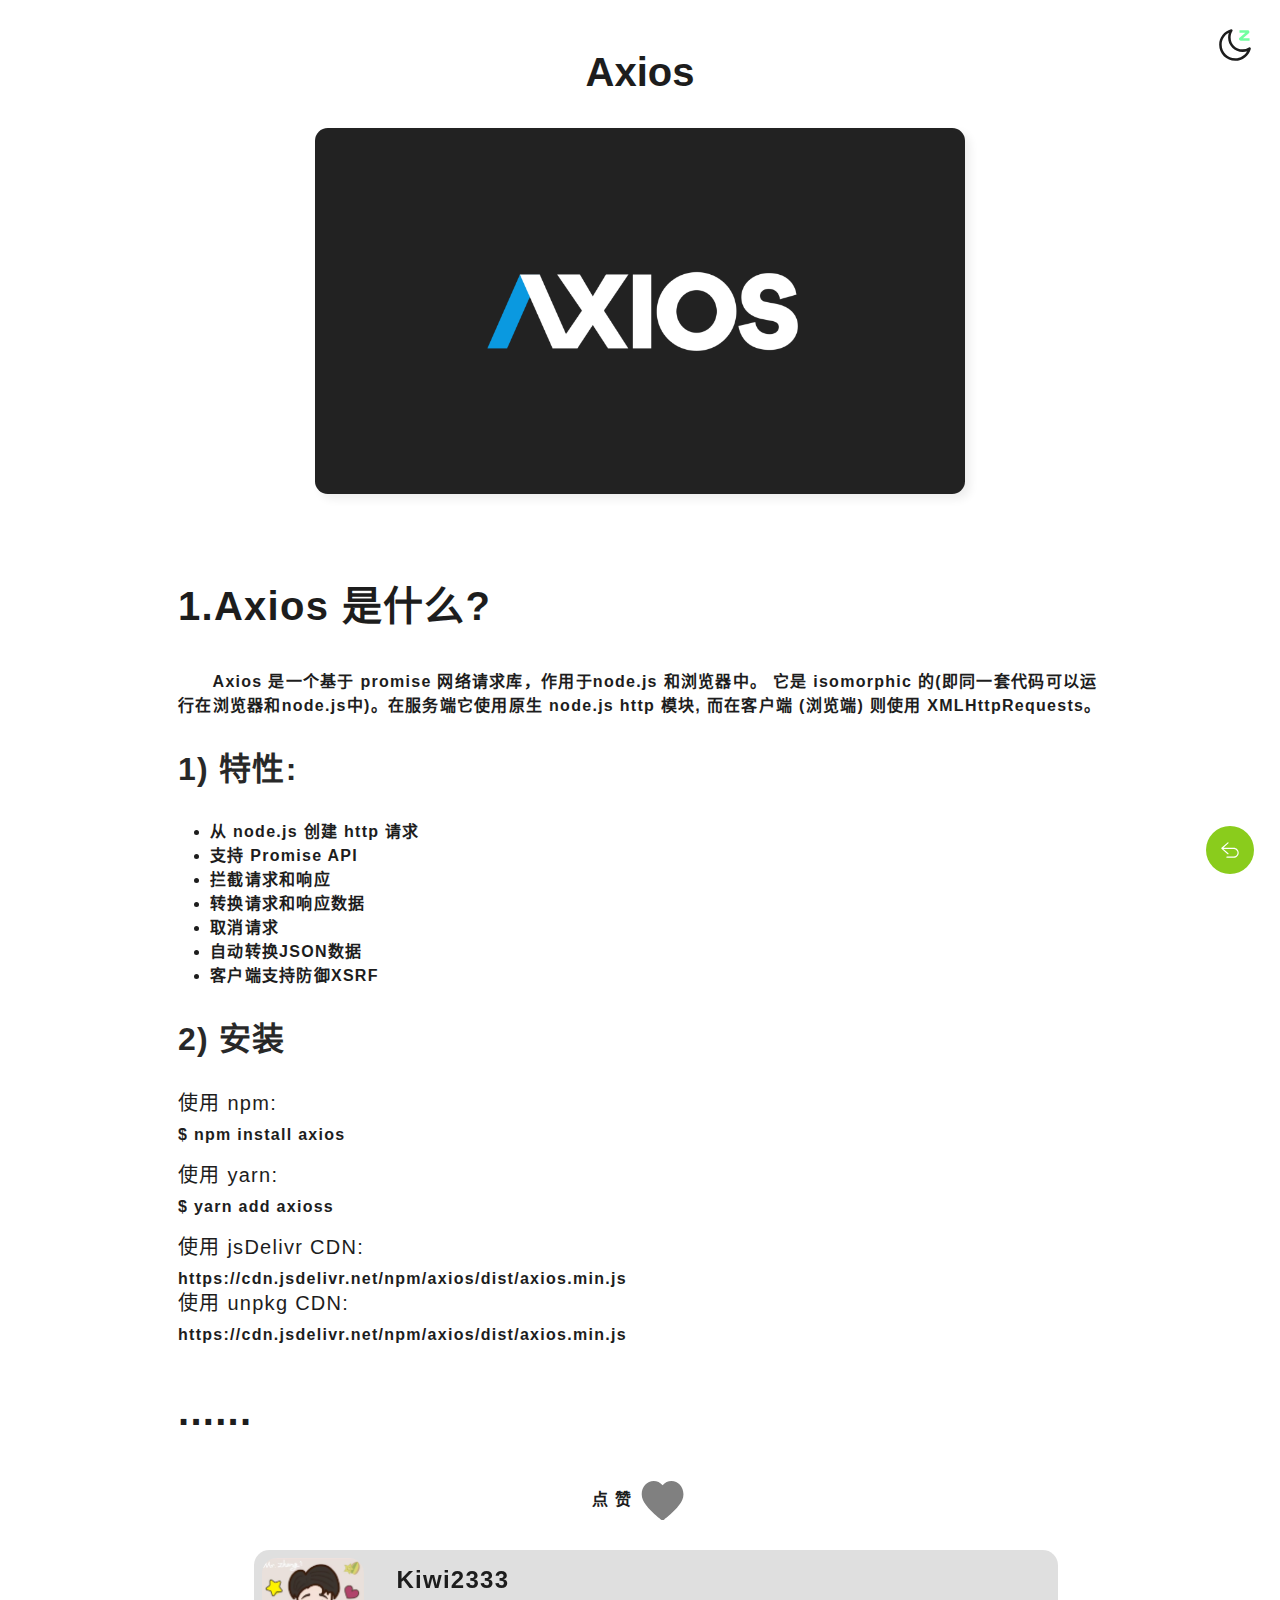
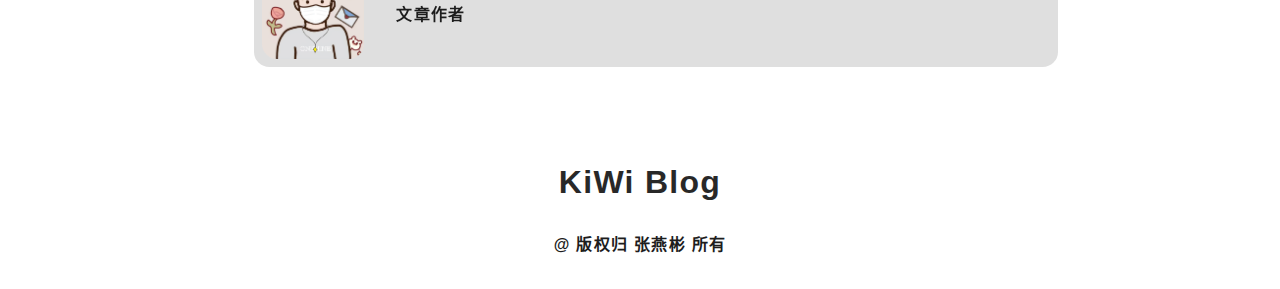
<file: src/aticledetail2.html>
<!doctype html>
<html lang="zh-CN">

<head>
    <meta charset="utf-8">
    <meta name="viewport" content="width=device-width, initial-scale=1">
    <title>KIWI 博客</title>
    <link rel="icon" href="../public/image/icon/favicon.ico" type="image/x-icon">
    <!-- Bootstrap5 CSS  -->
    <link href="https://cdn.jsdelivr.net/npm/bootstrap@5.1.3/dist/css/bootstrap.min.css" rel="stylesheet">
    <link rel="stylesheet" href="../public/css/animate.min.css">
    <!-- css -->
    <link rel="stylesheet" href="../public/css/default.css">
    <link rel="stylesheet" href="../public/css/aticledetail.css">
</head>

<body>
    <div class="container">

        <!-- 返回按钮 -->
        <div class="flex-center-center animate__zoomIn backOut">
            <svg t="1671108264419" class="icon" viewBox="0 0 1024 1024" version="1.1" xmlns="http://www.w3.org/2000/svg"
                p-id="2681" width="20" height="20">
                <path
                    d="M700.371228 394.525472 174.028569 394.525472l255.952416-227.506551c12.389168-11.011798 13.505595-29.980825 2.492774-42.369993-11.011798-12.386098-29.977755-13.506619-42.367947-2.492774L76.425623 400.975371c-6.960529 5.496178-11.434423 14.003945-11.434423 23.561625 0 0.013303 0.001023 0.026606 0.001023 0.039909 0 0.01228-0.001023 0.025583-0.001023 0.037862 0 0.473791 0.01535 0.946558 0.037862 1.418302 0.001023 0.016373 0.001023 0.032746 0.001023 0.049119 0.39295 8.030907 3.992941 15.595186 10.034541 20.962427l315.040163 280.028764c5.717212 5.083785 12.83533 7.580652 19.925818 7.580652 8.274454 0 16.514115-3.403516 22.442128-10.07445 11.011798-12.387122 9.896394-31.357172-2.492774-42.367947l-256.128425-227.665163 526.518668 0c109.219517 0 198.075241 88.855724 198.075241 198.075241s-88.855724 198.075241-198.075241 198.075241L354.324888 850.696955c-16.57449 0-30.011524 13.437034-30.011524 30.011524s13.437034 30.011524 30.011524 30.011524l346.046341 0c142.31631 0 258.098289-115.783003 258.098289-258.098289S842.686515 394.525472 700.371228 394.525472z"
                    p-id="2682"></path>
            </svg>
        </div>
        <!-- 主题按钮 -->
        <svg t="1670735991770" class="change-switch d-inline " viewBox="0 0 1024 1024" version="1.1"
            xmlns="http://www.w3.org/2000/svg" p-id="6696" width="38" height="38">
            <path
                d="M405.828267 86.528c-187.733333 50.619733-320.512 221.201067-320.512 418.321067 0 239.5648 194.218667 433.834667 433.749333 433.834666 197.256533 0 367.872-133.0688 418.423467-321.194666 8.055467-30.0032-24.8832-54.289067-51.165867-37.7344a318.856533 318.856533 0 0 1-170.632533 49.493333c-177.493333 0-321.3824-143.872-321.3824-321.2288 0-60.928 17.271467-119.364267 49.322666-170.3936 16.503467-26.299733-7.816533-59.204267-37.802666-51.114667z m-58.965334 96.256l-0.494933 1.416533a385.877333 385.877333 0 0 0-20.3264 123.818667c0 215.074133 174.455467 389.4784 389.632 389.4784l8.533333-0.085333c39.765333-0.8704 78.626133-7.816533 115.541334-20.309334l1.536-0.580266-2.5088 4.7104C775.953067 795.357867 655.0016 870.4 519.0656 870.4 317.2352 870.4 153.6 706.730667 153.6 504.849067c0-137.642667 76.868267-259.9424 193.262933-322.082134z"
                p-id="6697"></path>
            <path
                d="M898.304 147.1488a45.653333 45.653333 0 0 1-13.9776 50.653867l-156.7232 128.938666H904.533333v68.266667H664.507733a45.653333 45.653333 0 0 1-29.013333-80.896l156.757333-128.955733h-159.863466v-68.266667h222.941866c19.285333 0 36.471467 12.117333 42.973867 30.2592z"
                fill="var(--text-mark-color)" p-id="6698"></path>
        </svg>
        <!-- 标题 -->
        <div itemtype="top-title">
            <h1 class="text-center pt-5">Axios</h1>
        </div>
        <div class="contents flex-center-center flex-column">
            <div class="animatejs animate__bounceIn w-100 flex-center-center py-4 px-4 px-md-3 mb-4 top-banner ">
                <img class="img-fluid block-center" alt="Axios" src="../public/image/img/article/axios.png">
            </div>
            <!-- 内容 -->
            <div class="px-4 px-md-5 mx-md-5 article-content">
                <h1>
                    <mark1>1.Axios 是什么?</mark1>
                </h1>
                <p> &emsp;&emsp;Axios 是一个基于 promise 网络请求库，作用于node.js 和浏览器中。 它是 isomorphic
                    的(即同一套代码可以运行在浏览器和node.js中)。在服务端它使用原生
                    node.js
                    http 模块, 而在客户端 (浏览端) 则使用 XMLHttpRequests。</p>

                <h2>1) 特性:</h2>
                <ul>
                    <li>从 node.js 创建 http 请求</li>
                    <li>支持 Promise API</li>
                    <li>拦截请求和响应</li>
                    <li>转换请求和响应数据</li>
                    <li>取消请求</li>
                    <li>自动转换JSON数据</li>
                    <li>客户端支持防御XSRF</li>
                </ul>
                <h2>2) 安装</h2>
                <h5>使用 npm:</h5>
                <p>
                    <mark1>$ npm install axios</mark1>
                </p>
                <h5> 使用 yarn: </h5>
                <p>
                    <mark1>$ yarn add axioss</main>
                </p>
                <h5> 使用 jsDelivr CDN:</h5>
                <a href="https://cdn.jsdelivr.net/npm/axios/dist/axios.min.js">
                    <mark1>https://cdn.jsdelivr.net/npm/axios/dist/axios.min.js</mark1>
                </a>
                <h5> 使用 unpkg CDN:</h5>
                <a href="https://unpkg.com/axios/dist/axios.min.js">
                    <mark1>https://cdn.jsdelivr.net/npm/axios/dist/axios.min.js</mark1>
                </a>
                <h1>......</h1>
                <!-- 点赞 -->
                <div class="container my-4  flex-center-center like-box animatejs animate__shakeY">
                    <span class="me-1 ">点 赞</span>
                    <div class="like">
                        <input type="checkbox">
                        <svg t="1671123609946" class="icon" viewBox="0 0 1024 1024" version="1.1"
                            xmlns="http://www.w3.org/2000/svg" p-id="2725" width="32" height="32">
                            <path
                                d="M512 901.746939c-13.583673 0-26.122449-4.179592-37.093878-13.061225-8.881633-7.314286-225.697959-175.020408-312.424489-311.379592C133.746939 532.37551 94.040816 471.24898 94.040816 384.522449c0-144.718367 108.146939-262.269388 240.326531-262.269388 67.395918 0 131.657143 30.82449 177.632653 84.636735 45.453061-54.334694 109.191837-84.636735 177.110204-84.636735 132.702041 0 240.326531 117.55102 240.326531 262.269388 0 85.159184-37.093878 143.673469-67.395919 191.216327l-1.044898 1.567346c-86.726531 136.359184-303.542857 304.587755-312.424489 311.379592-10.44898 8.359184-22.987755 13.061224-36.571429 13.061225z"
                                p-id="2726"></path>
                        </svg>
                    </div>
                </div>
                <!-- 作者信息 -->
                <div class="container authorBanner m-3 ">
                    <div class="d-flex cards mx-md-5">
                        <div class="pe-4 left m-2">
                            <img src="../public/image/img/headImg.png">
                        </div>
                        <div class="right pt-3">
                            <h4>Kiwi2333</h4>
                            <p>文章作者</p>
                        </div>
                    </div>
                </div>

                <!-- 页脚 -->
                <div class="footer mt-5 mb-0 animatejs animate__fadeIn">
                    <div class="container mb-0 py-3 mt-2">
                        <div class="col-12 text-center">
                            <h2>KiWi Blog</h2>
                        </div>
                        <div class="col-12 text-center">
                            <p>@ 版权归 张燕彬 所有</p>
                        </div>
                    </div>
                </div>
            </div>
        </div>
    </div>
    <!-- JQ -->
    <script src="https://cdn.bootcdn.net/ajax/libs/jquery/3.6.0/jquery.min.js"></script>
    <!-- Bootsrap5 -->
    <script src="https://cdn.jsdelivr.net/npm/bootstrap@5.1.3/dist/js/bootstrap.bundle.min.js"></script>
    <script src="../public/js/default.js"></script>
    <script src="../public/js/aticledetail.js"></script>

</body>

</html>
</file>
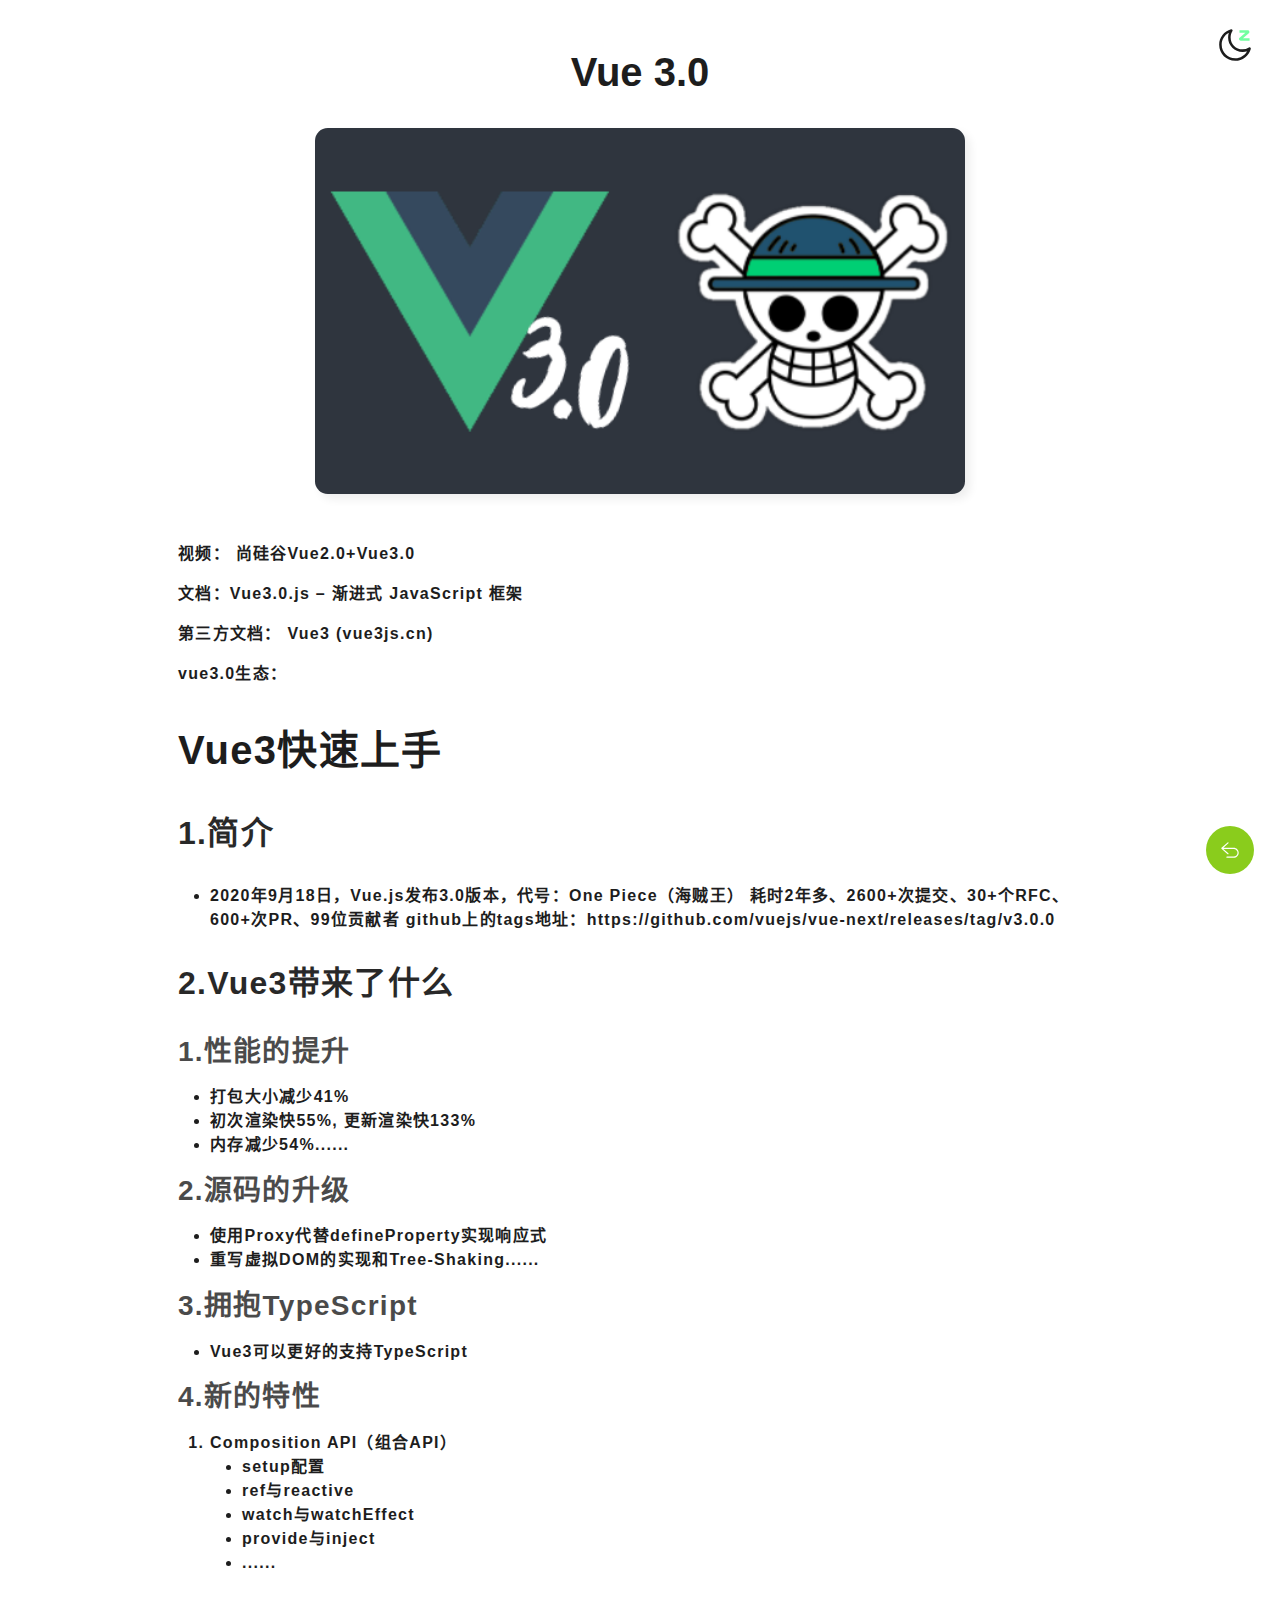
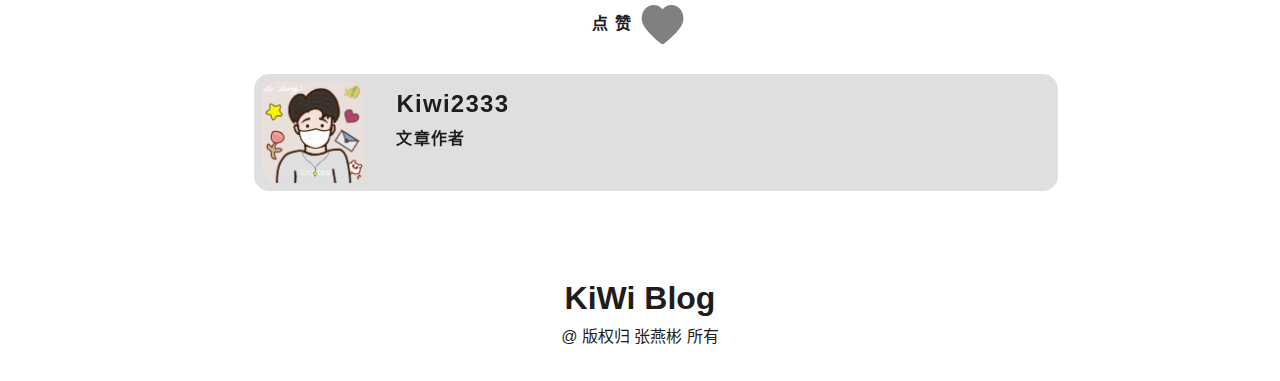
<file: src/aticledetail3.html>
<!doctype html>
<html lang="zh-CN">

<head>
    <meta charset="utf-8">
    <meta name="viewport" content="width=device-width, initial-scale=1">
    <title>KIWI 博客</title>
    <link rel="icon" href="../public/image/icon/favicon.ico" type="image/x-icon">
    <!-- Bootstrap5 CSS  -->
    <link href="https://cdn.jsdelivr.net/npm/bootstrap@5.1.3/dist/css/bootstrap.min.css" rel="stylesheet">
    <link rel="stylesheet" href="../public/css/animate.min.css">
    <!-- css -->
    <link rel="stylesheet" href="../public/css/default.css">
    <link rel="stylesheet" href="../public/css/aticledetail.css">
</head>

<body>
    <div class="container">

        <!-- 返回按钮 -->
        <div class="flex-center-center animate__zoomIn backOut">
            <svg t="1671108264419" class="icon" viewBox="0 0 1024 1024" version="1.1" xmlns="http://www.w3.org/2000/svg"
                p-id="2681" width="20" height="20">
                <path
                    d="M700.371228 394.525472 174.028569 394.525472l255.952416-227.506551c12.389168-11.011798 13.505595-29.980825 2.492774-42.369993-11.011798-12.386098-29.977755-13.506619-42.367947-2.492774L76.425623 400.975371c-6.960529 5.496178-11.434423 14.003945-11.434423 23.561625 0 0.013303 0.001023 0.026606 0.001023 0.039909 0 0.01228-0.001023 0.025583-0.001023 0.037862 0 0.473791 0.01535 0.946558 0.037862 1.418302 0.001023 0.016373 0.001023 0.032746 0.001023 0.049119 0.39295 8.030907 3.992941 15.595186 10.034541 20.962427l315.040163 280.028764c5.717212 5.083785 12.83533 7.580652 19.925818 7.580652 8.274454 0 16.514115-3.403516 22.442128-10.07445 11.011798-12.387122 9.896394-31.357172-2.492774-42.367947l-256.128425-227.665163 526.518668 0c109.219517 0 198.075241 88.855724 198.075241 198.075241s-88.855724 198.075241-198.075241 198.075241L354.324888 850.696955c-16.57449 0-30.011524 13.437034-30.011524 30.011524s13.437034 30.011524 30.011524 30.011524l346.046341 0c142.31631 0 258.098289-115.783003 258.098289-258.098289S842.686515 394.525472 700.371228 394.525472z"
                    p-id="2682"></path>
            </svg>
        </div>
        <!-- 主题按钮 -->
        <svg t="1670735991770" class="change-switch d-inline " viewBox="0 0 1024 1024" version="1.1"
            xmlns="http://www.w3.org/2000/svg" p-id="6696" width="38" height="38">
            <path
                d="M405.828267 86.528c-187.733333 50.619733-320.512 221.201067-320.512 418.321067 0 239.5648 194.218667 433.834667 433.749333 433.834666 197.256533 0 367.872-133.0688 418.423467-321.194666 8.055467-30.0032-24.8832-54.289067-51.165867-37.7344a318.856533 318.856533 0 0 1-170.632533 49.493333c-177.493333 0-321.3824-143.872-321.3824-321.2288 0-60.928 17.271467-119.364267 49.322666-170.3936 16.503467-26.299733-7.816533-59.204267-37.802666-51.114667z m-58.965334 96.256l-0.494933 1.416533a385.877333 385.877333 0 0 0-20.3264 123.818667c0 215.074133 174.455467 389.4784 389.632 389.4784l8.533333-0.085333c39.765333-0.8704 78.626133-7.816533 115.541334-20.309334l1.536-0.580266-2.5088 4.7104C775.953067 795.357867 655.0016 870.4 519.0656 870.4 317.2352 870.4 153.6 706.730667 153.6 504.849067c0-137.642667 76.868267-259.9424 193.262933-322.082134z"
                p-id="6697"></path>
            <path
                d="M898.304 147.1488a45.653333 45.653333 0 0 1-13.9776 50.653867l-156.7232 128.938666H904.533333v68.266667H664.507733a45.653333 45.653333 0 0 1-29.013333-80.896l156.757333-128.955733h-159.863466v-68.266667h222.941866c19.285333 0 36.471467 12.117333 42.973867 30.2592z"
                fill="var(--text-mark-color)" p-id="6698"></path>
        </svg>
        <!-- 标题 -->
        <div itemtype="top-title">
            <h1 class="text-center pt-5">Vue 3.0</h1>
        </div>
        <div class="contents flex-center-center flex-column">
            <div class="animatejs animate__bounceIn w-100 flex-center-center py-4 px-4 px-md-3 mb-4 top-banner ">
                <img class="img-fluid block-center" alt="Vue 3.0" src="../public/image/img/article/vue3.png">
            </div>
            <!-- 内容 -->
            <div class="px-4 px-md-5 mx-md-5 article-content">
                <p>
                    <strong>
                        <mark1>视频</mark1>：
                        <a
                            href="https://www.bilibili.com/video/BV1Zy4y1K7SH?vd_source=e4ebaaa09861d59a2d3f928c3dcbdde0">
                            尚硅谷Vue2.0+Vue3.0 </a>
                    </strong>
                </p>
                <p>
                    <strong>
                        <mark2 class="has-inline-color has-vivid-green-cyan-color">文档</mark2>：<a
                            href="https://cn.vuejs.org/">Vue3.0.js &#8211; 渐进式 JavaScript 框架</a>
                    </strong>
                </p>
                <p>
                    <strong>第三方文档：
                        <a href="https://vue3js.cn/">Vue3 (vue3js.cn)</a>
                    </strong>
                </p>
                <p><strong>vue3.0生态：</strong></p>
                <h1>
                    <mark1>Vue3快速上手</mark1>
                </h1>
                <h2>1.简介</h2>
                <ul>
                    <li>2020年9月18日，Vue.js发布3.0版本，代号：One Piece（海贼王）
                        耗时2年多、2600+次提交、30+个RFC、600+次PR、99位贡献者
                        github上的tags地址：https://github.com/vuejs/vue-next/releases/tag/v3.0.0
                    </li>
                </ul>
                <h2>2.Vue3带来了什么</h2>
                <h3>1.性能的提升</h3>
                <ul>
                    <li>打包大小减少41%</li>
                    <li>初次渲染快55%, 更新渲染快133%</li>
                    <li>内存减少54%......</li>
                </ul>
                <h3>2.源码的升级</h3>
                <ul>
                    <li>使用Proxy代替defineProperty实现响应式</li>
                    <li>重写虚拟DOM的实现和Tree-Shaking......</li>
                </ul>
                <h3>3.拥抱TypeScript</h3>
                <ul>
                    <li>Vue3可以更好的支持TypeScript</li>
                </ul>
                <h3>4.新的特性</h3>
                <ol>
                    <li>Composition API（组合API）
                        <ul>
                            <li>setup配置</li>
                            <li>ref与reactive</li>
                            <li>watch与watchEffect</li>
                            <li>provide与inject</li>
                            <li>......</li>
                        </ul>
                    </li>
                </ol>
                <!-- 点赞 -->
                <div class="container my-4 flex-center-center like-box animatejs animate__shakeY">
                    <span class="me-1 ">点 赞</span>
                    <div class="like">
                        <input type="checkbox">
                        <svg t="1671123609946" class="icon" viewBox="0 0 1024 1024" version="1.1"
                            xmlns="http://www.w3.org/2000/svg" p-id="2725" width="32" height="32">
                            <path
                                d="M512 901.746939c-13.583673 0-26.122449-4.179592-37.093878-13.061225-8.881633-7.314286-225.697959-175.020408-312.424489-311.379592C133.746939 532.37551 94.040816 471.24898 94.040816 384.522449c0-144.718367 108.146939-262.269388 240.326531-262.269388 67.395918 0 131.657143 30.82449 177.632653 84.636735 45.453061-54.334694 109.191837-84.636735 177.110204-84.636735 132.702041 0 240.326531 117.55102 240.326531 262.269388 0 85.159184-37.093878 143.673469-67.395919 191.216327l-1.044898 1.567346c-86.726531 136.359184-303.542857 304.587755-312.424489 311.379592-10.44898 8.359184-22.987755 13.061224-36.571429 13.061225z"
                                p-id="2726"></path>
                        </svg>
                    </div>
                </div>
                <!-- 作者信息 -->
                <div class="container authorBanner m-3 ">
                    <div class="d-flex cards mx-md-5">
                        <div class="pe-4 left m-2">
                            <img src="../public/image/img/headImg.png">
                        </div>
                        <div class="right pt-3">
                            <h4>Kiwi2333</h4>
                            <p>文章作者</p>
                        </div>
                    </div>
                </div>
            </div>
            <!-- 页脚 -->
            <div class="footer mt-5 mb-0 animatejs animate__fadeIn">
                <div class="container mb-0 py-3 mt-2">
                    <div class="col-12 text-center">
                        <h2>KiWi Blog</h2>
                    </div>
                    <div class="col-12 text-center">
                        <p>@ 版权归 张燕彬 所有</p>
                    </div>
                </div>
            </div>
        </div>
    </div>
    <!-- JQ -->
    <script src="https://cdn.bootcdn.net/ajax/libs/jquery/3.6.0/jquery.min.js"></script>
    <!-- Bootsrap5 -->
    <script src="https://cdn.jsdelivr.net/npm/bootstrap@5.1.3/dist/js/bootstrap.bundle.min.js"></script>
    <script src="../public/js/default.js"></script>
    <script src="../public/js/aticledetail.js"></script>

</body>

</html>
</file>
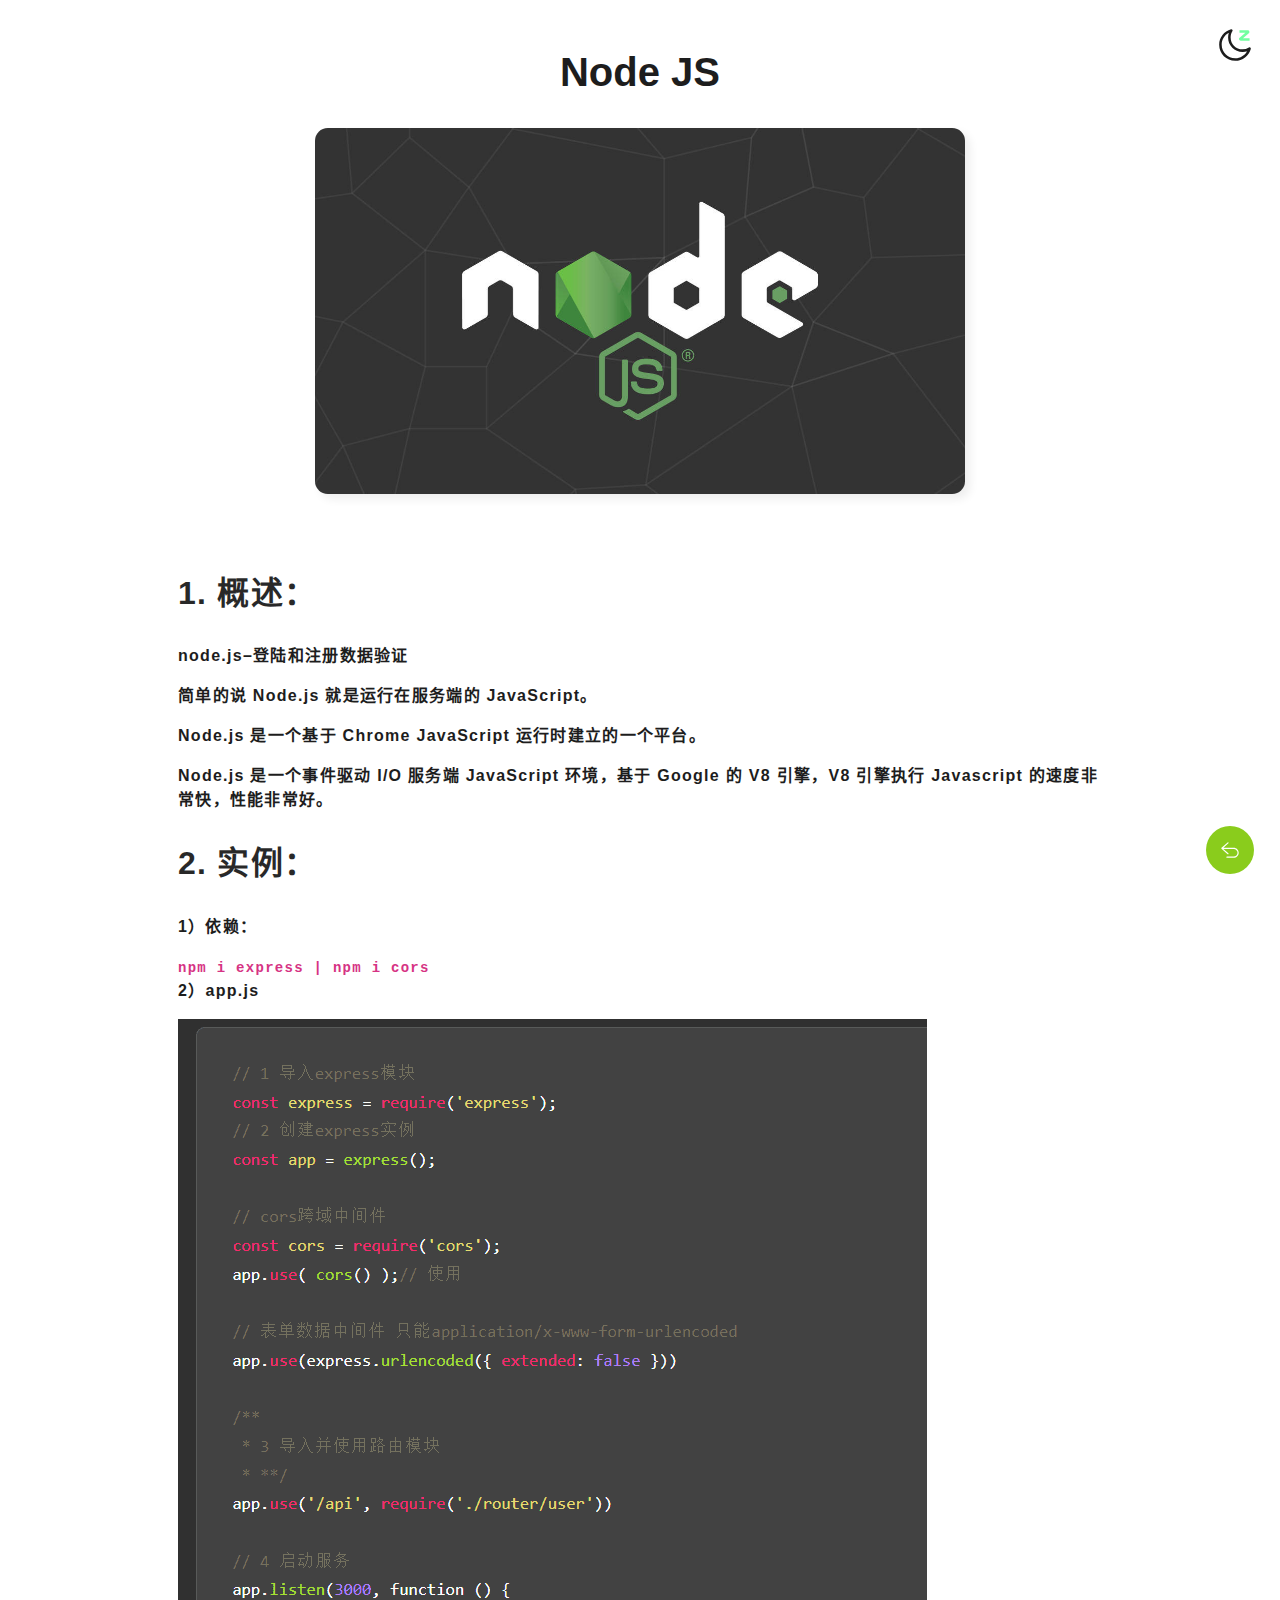
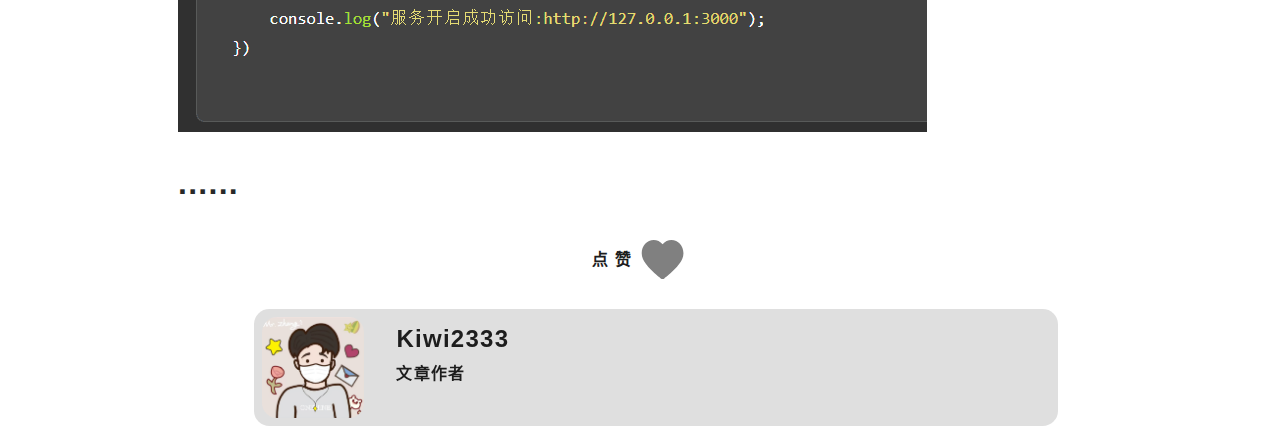
<file: src/aticledetail4.html>
<!doctype html>
<html lang="zh-CN">

<head>
    <meta charset="utf-8">
    <meta name="viewport" content="width=device-width, initial-scale=1">
    <title>KIWI 博客</title>
    <link rel="icon" href="../public/image/icon/favicon.ico" type="image/x-icon">
    <!-- Bootstrap5 CSS  -->
    <link href="https://cdn.jsdelivr.net/npm/bootstrap@5.1.3/dist/css/bootstrap.min.css" rel="stylesheet">
    <link rel="stylesheet" href="../public/css/animate.min.css">
    <!-- css -->
    <link rel="stylesheet" href="../public/css/default.css">
    <link rel="stylesheet" href="../public/css/aticledetail.css">
</head>

<body>
    <div class="container">
        <!-- 返回按钮 -->
        <div class="flex-center-center animate__zoomIn backOut">
            <svg t="1671108264419" class="icon" viewBox="0 0 1024 1024" version="1.1" xmlns="http://www.w3.org/2000/svg"
                p-id="2681" width="20" height="20">
                <path
                    d="M700.371228 394.525472 174.028569 394.525472l255.952416-227.506551c12.389168-11.011798 13.505595-29.980825 2.492774-42.369993-11.011798-12.386098-29.977755-13.506619-42.367947-2.492774L76.425623 400.975371c-6.960529 5.496178-11.434423 14.003945-11.434423 23.561625 0 0.013303 0.001023 0.026606 0.001023 0.039909 0 0.01228-0.001023 0.025583-0.001023 0.037862 0 0.473791 0.01535 0.946558 0.037862 1.418302 0.001023 0.016373 0.001023 0.032746 0.001023 0.049119 0.39295 8.030907 3.992941 15.595186 10.034541 20.962427l315.040163 280.028764c5.717212 5.083785 12.83533 7.580652 19.925818 7.580652 8.274454 0 16.514115-3.403516 22.442128-10.07445 11.011798-12.387122 9.896394-31.357172-2.492774-42.367947l-256.128425-227.665163 526.518668 0c109.219517 0 198.075241 88.855724 198.075241 198.075241s-88.855724 198.075241-198.075241 198.075241L354.324888 850.696955c-16.57449 0-30.011524 13.437034-30.011524 30.011524s13.437034 30.011524 30.011524 30.011524l346.046341 0c142.31631 0 258.098289-115.783003 258.098289-258.098289S842.686515 394.525472 700.371228 394.525472z"
                    p-id="2682"></path>
            </svg>
        </div>
        <!-- 主题按钮 -->
        <svg t="1670735991770" class="change-switch d-inline " viewBox="0 0 1024 1024" version="1.1"
            xmlns="http://www.w3.org/2000/svg" p-id="6696" width="38" height="38">
            <path
                d="M405.828267 86.528c-187.733333 50.619733-320.512 221.201067-320.512 418.321067 0 239.5648 194.218667 433.834667 433.749333 433.834666 197.256533 0 367.872-133.0688 418.423467-321.194666 8.055467-30.0032-24.8832-54.289067-51.165867-37.7344a318.856533 318.856533 0 0 1-170.632533 49.493333c-177.493333 0-321.3824-143.872-321.3824-321.2288 0-60.928 17.271467-119.364267 49.322666-170.3936 16.503467-26.299733-7.816533-59.204267-37.802666-51.114667z m-58.965334 96.256l-0.494933 1.416533a385.877333 385.877333 0 0 0-20.3264 123.818667c0 215.074133 174.455467 389.4784 389.632 389.4784l8.533333-0.085333c39.765333-0.8704 78.626133-7.816533 115.541334-20.309334l1.536-0.580266-2.5088 4.7104C775.953067 795.357867 655.0016 870.4 519.0656 870.4 317.2352 870.4 153.6 706.730667 153.6 504.849067c0-137.642667 76.868267-259.9424 193.262933-322.082134z"
                p-id="6697"></path>
            <path
                d="M898.304 147.1488a45.653333 45.653333 0 0 1-13.9776 50.653867l-156.7232 128.938666H904.533333v68.266667H664.507733a45.653333 45.653333 0 0 1-29.013333-80.896l156.757333-128.955733h-159.863466v-68.266667h222.941866c19.285333 0 36.471467 12.117333 42.973867 30.2592z"
                fill="var(--text-mark-color)" p-id="6698"></path>
        </svg>
        <!-- 标题 -->
        <div itemtype="top-title">
            <h1 class="text-center pt-5">Node JS</h1>
        </div>
        <div class="contents flex-center-center flex-column">
            <div class="animatejs animate__bounceIn flex-center-center py-4 px-4 px-md-3 mb-4 top-banner ">
                <img alt="Node" src="../public/image/img/article/nodejs.png">
            </div>
            <!-- 内容 -->
            <div class="px-4 px-md-5 mx-md-5 article-content">
                <h2>
                    <mark1>1. 概述：</mark1>
                </h2>
                <p>
                    <a href="https://juejin.cn/post/7042263781174411300"><strong>node.js&#8211;登陆和注册数据验证</strong></a>
                </p>
                <p>简单的说 Node.js 就是运行在服务端的 JavaScript。</p>
                <p>Node.js 是一个基于 Chrome JavaScript 运行时建立的一个平台。</p>
                <p>Node.js 是一个事件驱动 I/O 服务端 JavaScript 环境，基于 Google 的 V8 引擎，V8 引擎执行 Javascript 的速度非常快，性能非常好。</p>
                <h2>
                    <mark1>2. 实例：</mark1>
                </h2>
                <p><strong>1）依赖：</strong></p>
                <span class="wp-block-code"><code>npm i express | npm i cors</code></span>
                <p><strong>2）<mark1>app.js</mark1></strong></p>
                <img src="../public/image/img/acticle4.png" class="img-fluid" alt="">
                <h2>......</h2>

                <!-- 点赞 -->
                <div class="container my-4 flex-center-center like-box animatejs animate__shakeY">
                    <span class="me-1 ">点 赞</span>
                    <div class="like">
                        <input type="checkbox">
                        <svg t="1671123609946" class="icon" viewBox="0 0 1024 1024" version="1.1"
                            xmlns="http://www.w3.org/2000/svg" p-id="2725" width="32" height="32">
                            <path
                                d="M512 901.746939c-13.583673 0-26.122449-4.179592-37.093878-13.061225-8.881633-7.314286-225.697959-175.020408-312.424489-311.379592C133.746939 532.37551 94.040816 471.24898 94.040816 384.522449c0-144.718367 108.146939-262.269388 240.326531-262.269388 67.395918 0 131.657143 30.82449 177.632653 84.636735 45.453061-54.334694 109.191837-84.636735 177.110204-84.636735 132.702041 0 240.326531 117.55102 240.326531 262.269388 0 85.159184-37.093878 143.673469-67.395919 191.216327l-1.044898 1.567346c-86.726531 136.359184-303.542857 304.587755-312.424489 311.379592-10.44898 8.359184-22.987755 13.061224-36.571429 13.061225z"
                                p-id="2726"></path>
                        </svg>
                    </div>
                </div>
                <!-- 作者信息 -->
                <div class="container authorBanner m-3">
                    <div class="d-flex cards mx-md-5">
                        <div class="pe-4 left m-2">
                            <img src="../public/image/img/headImg.png">
                        </div>
                        <div class="right pt-3">
                            <h4>Kiwi2333</h4>
                            <p>文章作者</p>
                        </div>
                    </div>
                </div>
            </div>
        </div>
    </div>
    <!-- JQ -->
    <script src="https://cdn.bootcdn.net/ajax/libs/jquery/3.6.0/jquery.min.js"></script>
    <!-- Bootsrap5 -->
    <script src="https://cdn.jsdelivr.net/npm/bootstrap@5.1.3/dist/js/bootstrap.bundle.min.js"></script>
    <script src="../public/js/aticledetail.js"></script>
    <script>
        // 划线特效
        // 当对象进入窗体可视范围 IntersectionObserver
        let observer = new IntersectionObserver((entries, observer) => {
            entries.forEach(item => {
                if (item.isIntersecting) {
                    item.target.classList.add('animate')
                    observer.unobserve(item.target)
                }
            })
        })
        // 观察者：组件动画
        let observerAnimate = new IntersectionObserver((entries, observer) => {
            entries.forEach(item => {
                if (item.isIntersecting) {
                    item.target.classList.add('animateStart')
                    observer.unobserve(item.target)
                }
            })
        })
        setMarks(['mark1', 'mark2', 'mark3', 'mark4', 'mark5'])
        // 进入视野加载动画
        document.querySelectorAll('.animatejs').forEach(item => {
            observerAnimate.observe(item)
        })
        // 添加监测对象
        function setMarks(classNames) {
            classNames.forEach(name => {
                document.querySelectorAll(name).forEach(mark => {
                    observer.observe(mark)
                })
            });
        } 
    </script>
</body>

</html>
</file>
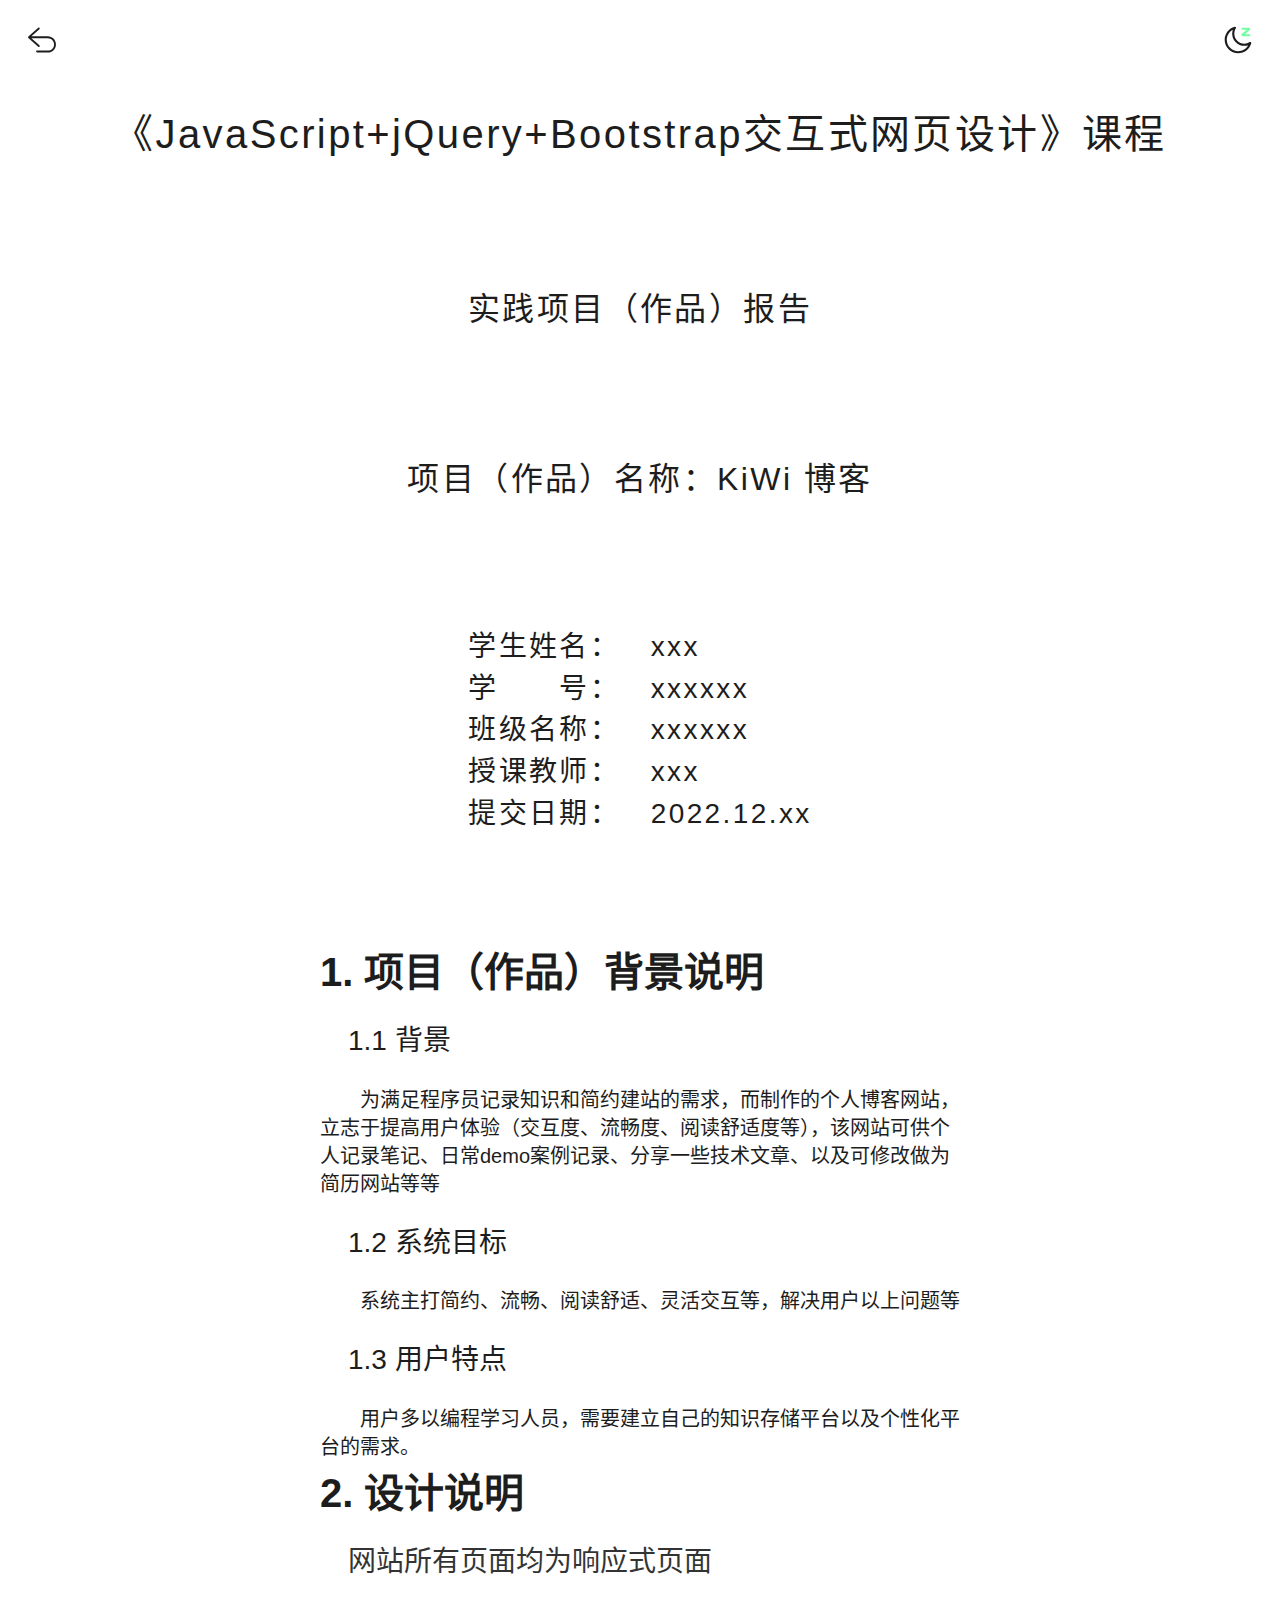
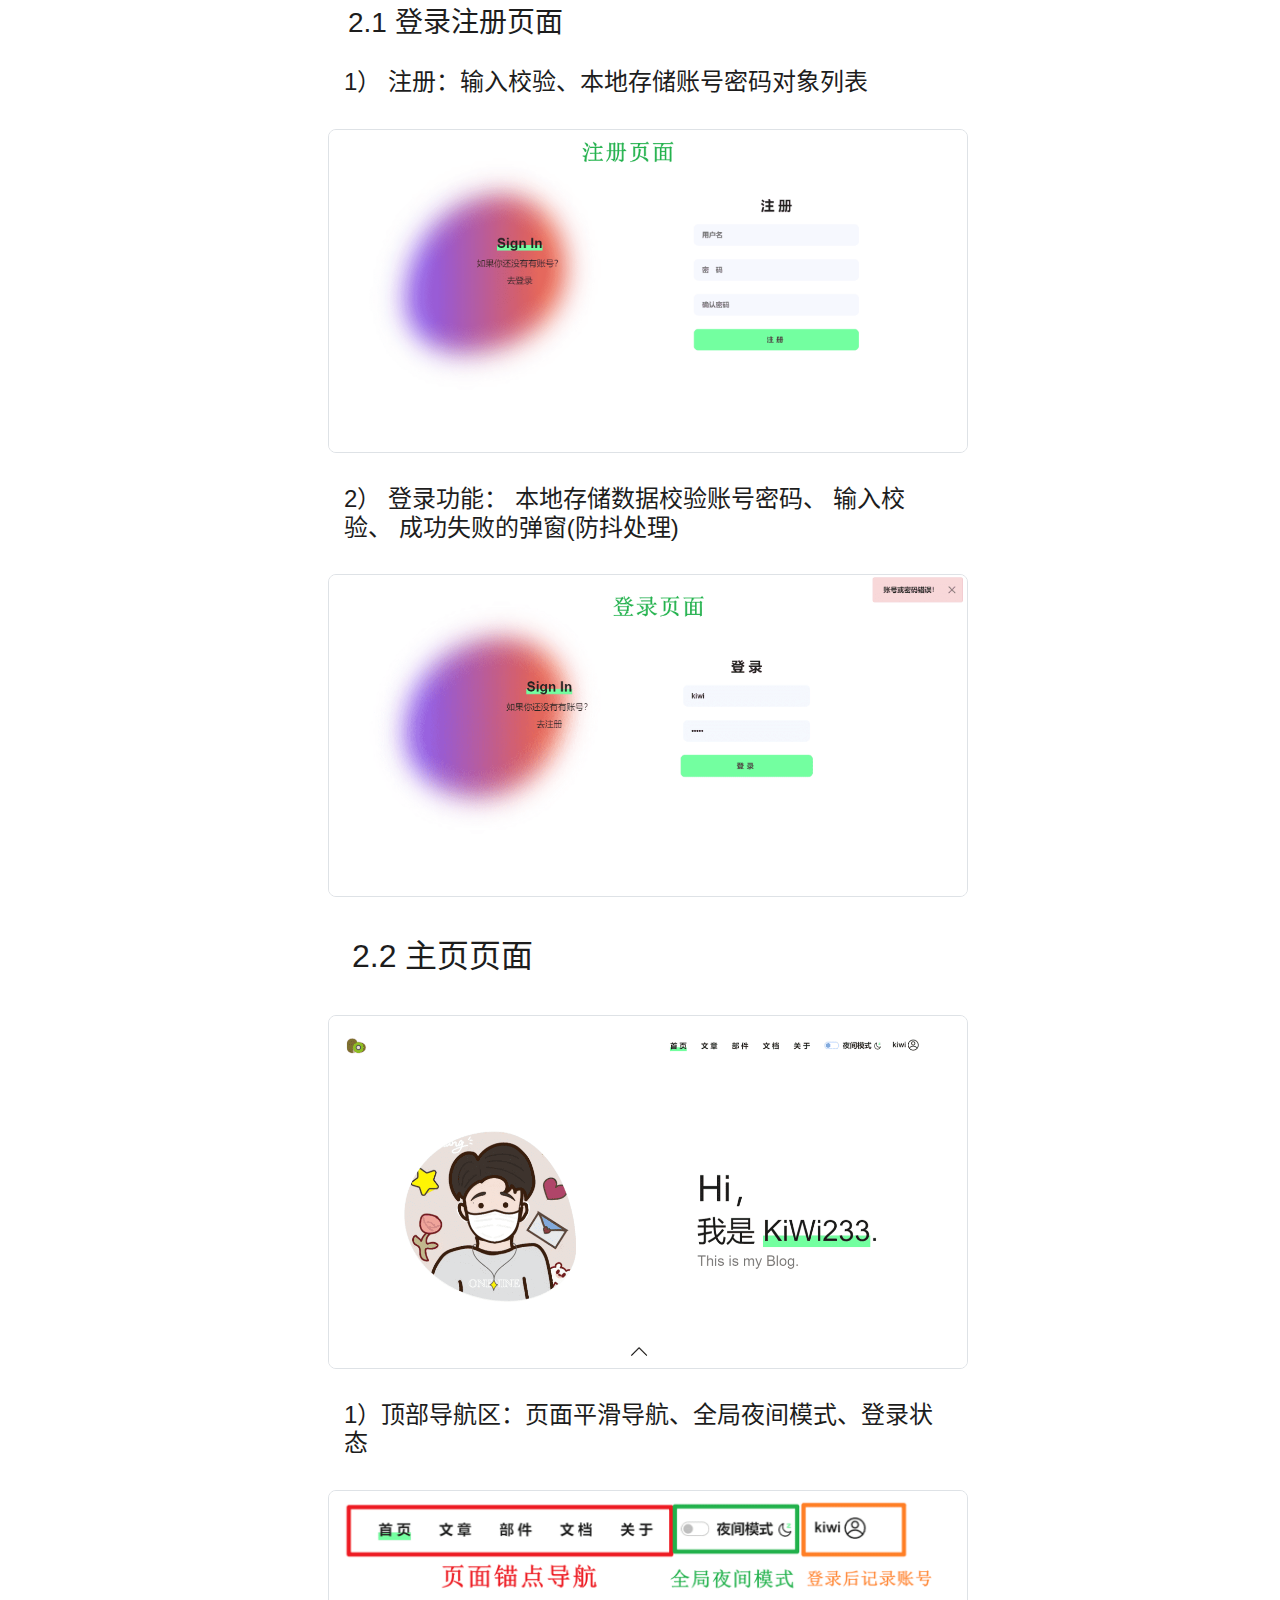
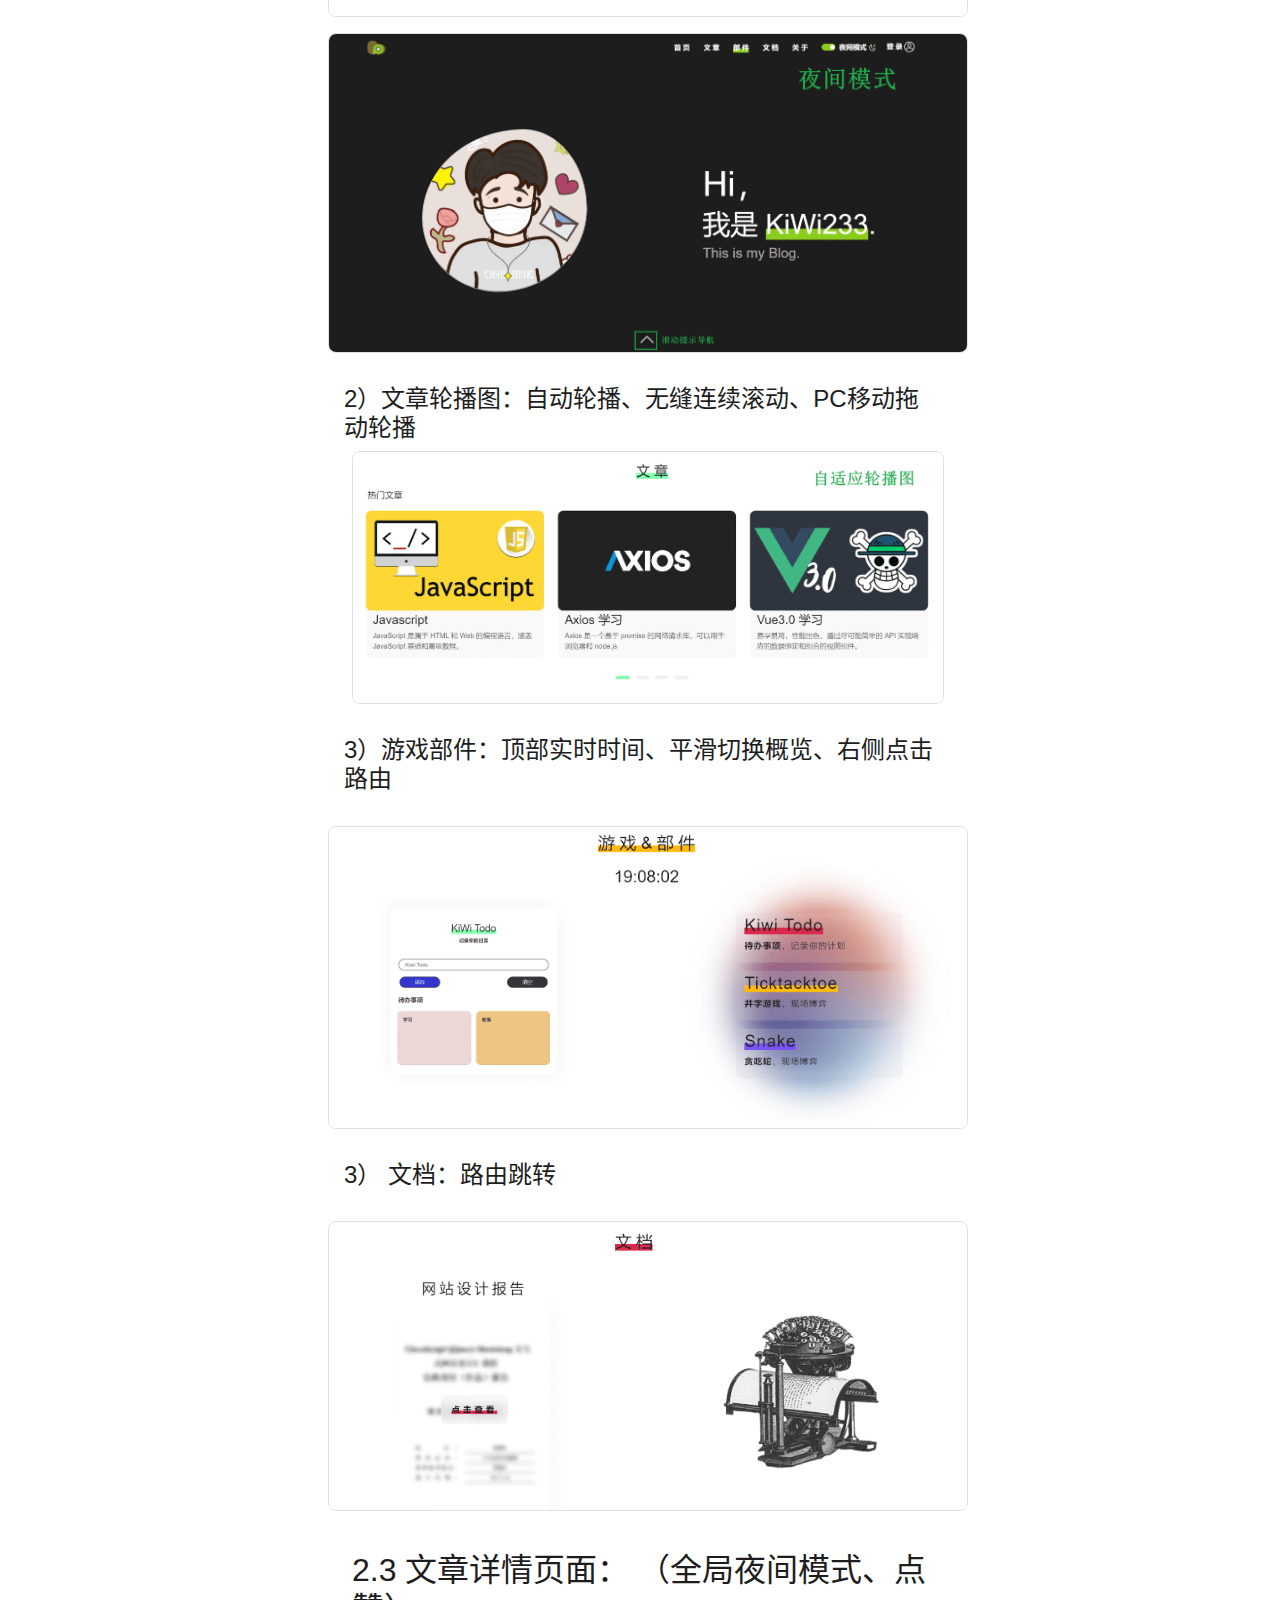
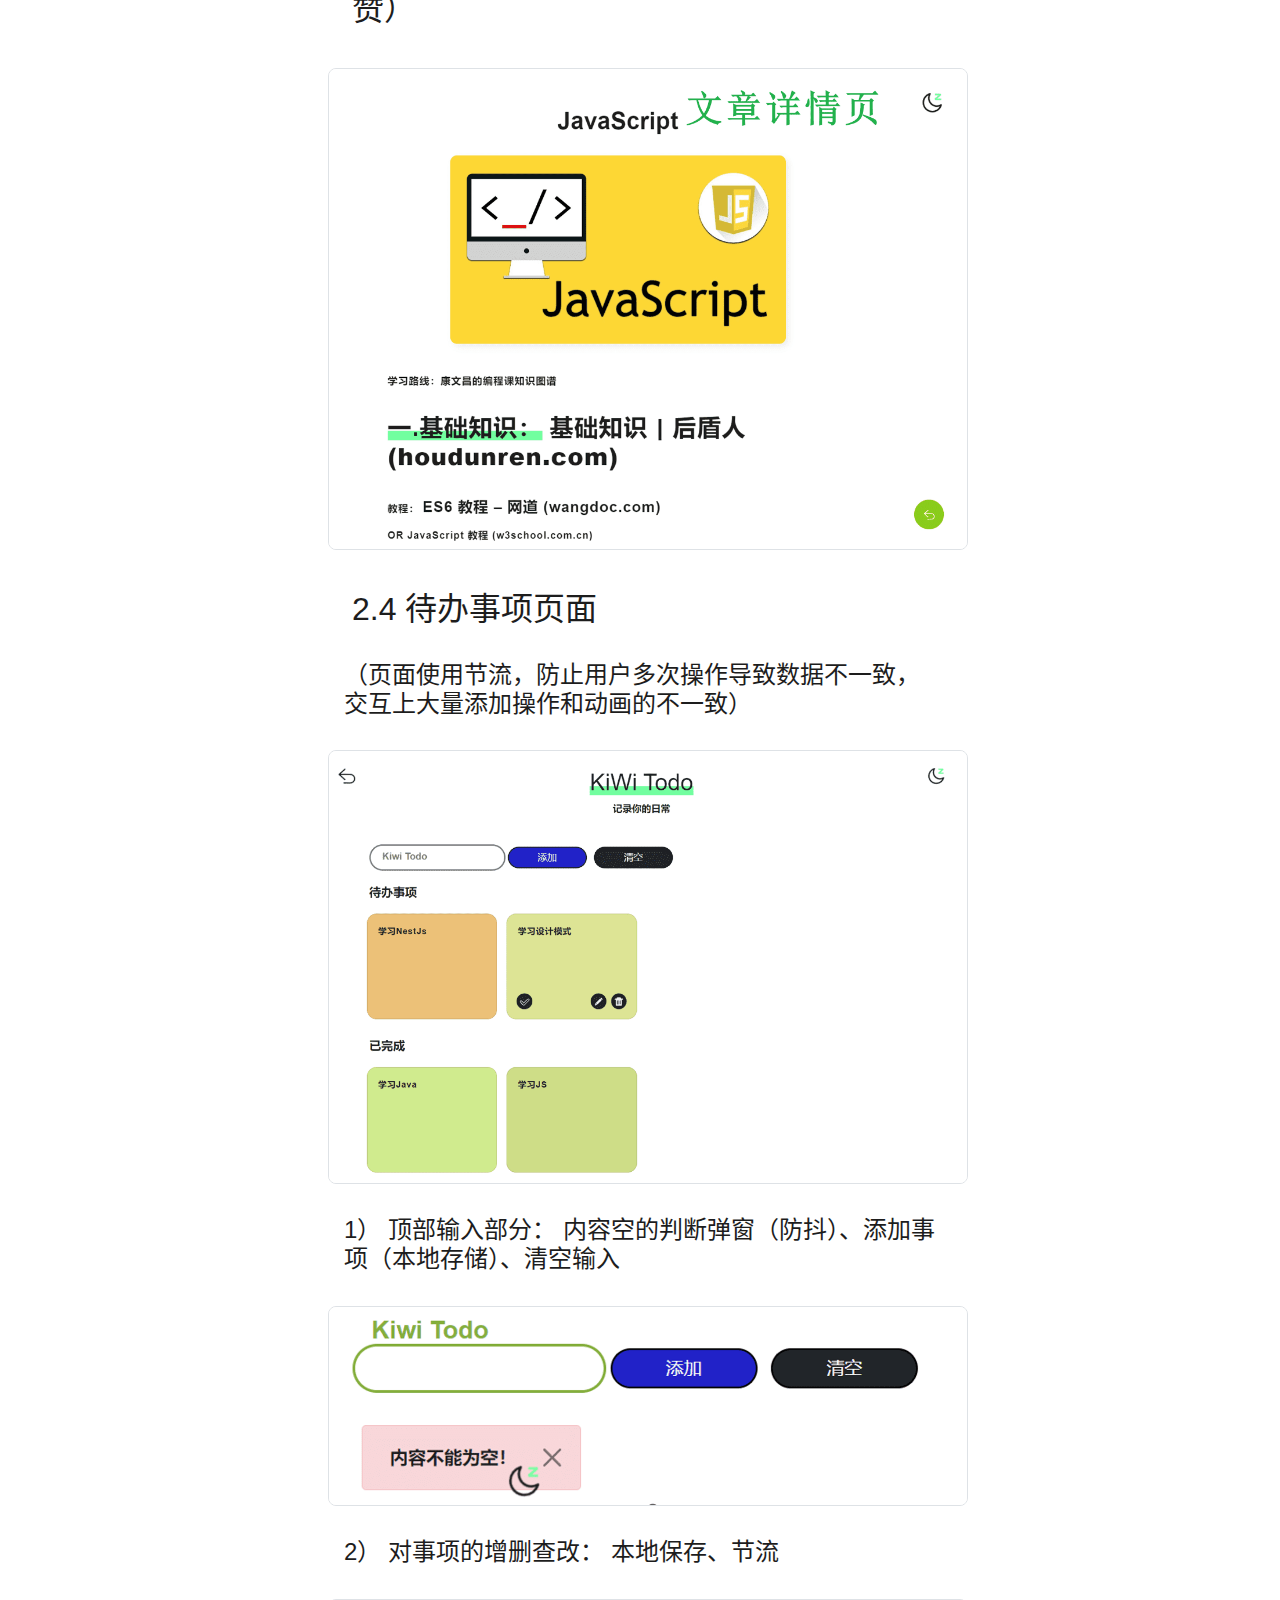
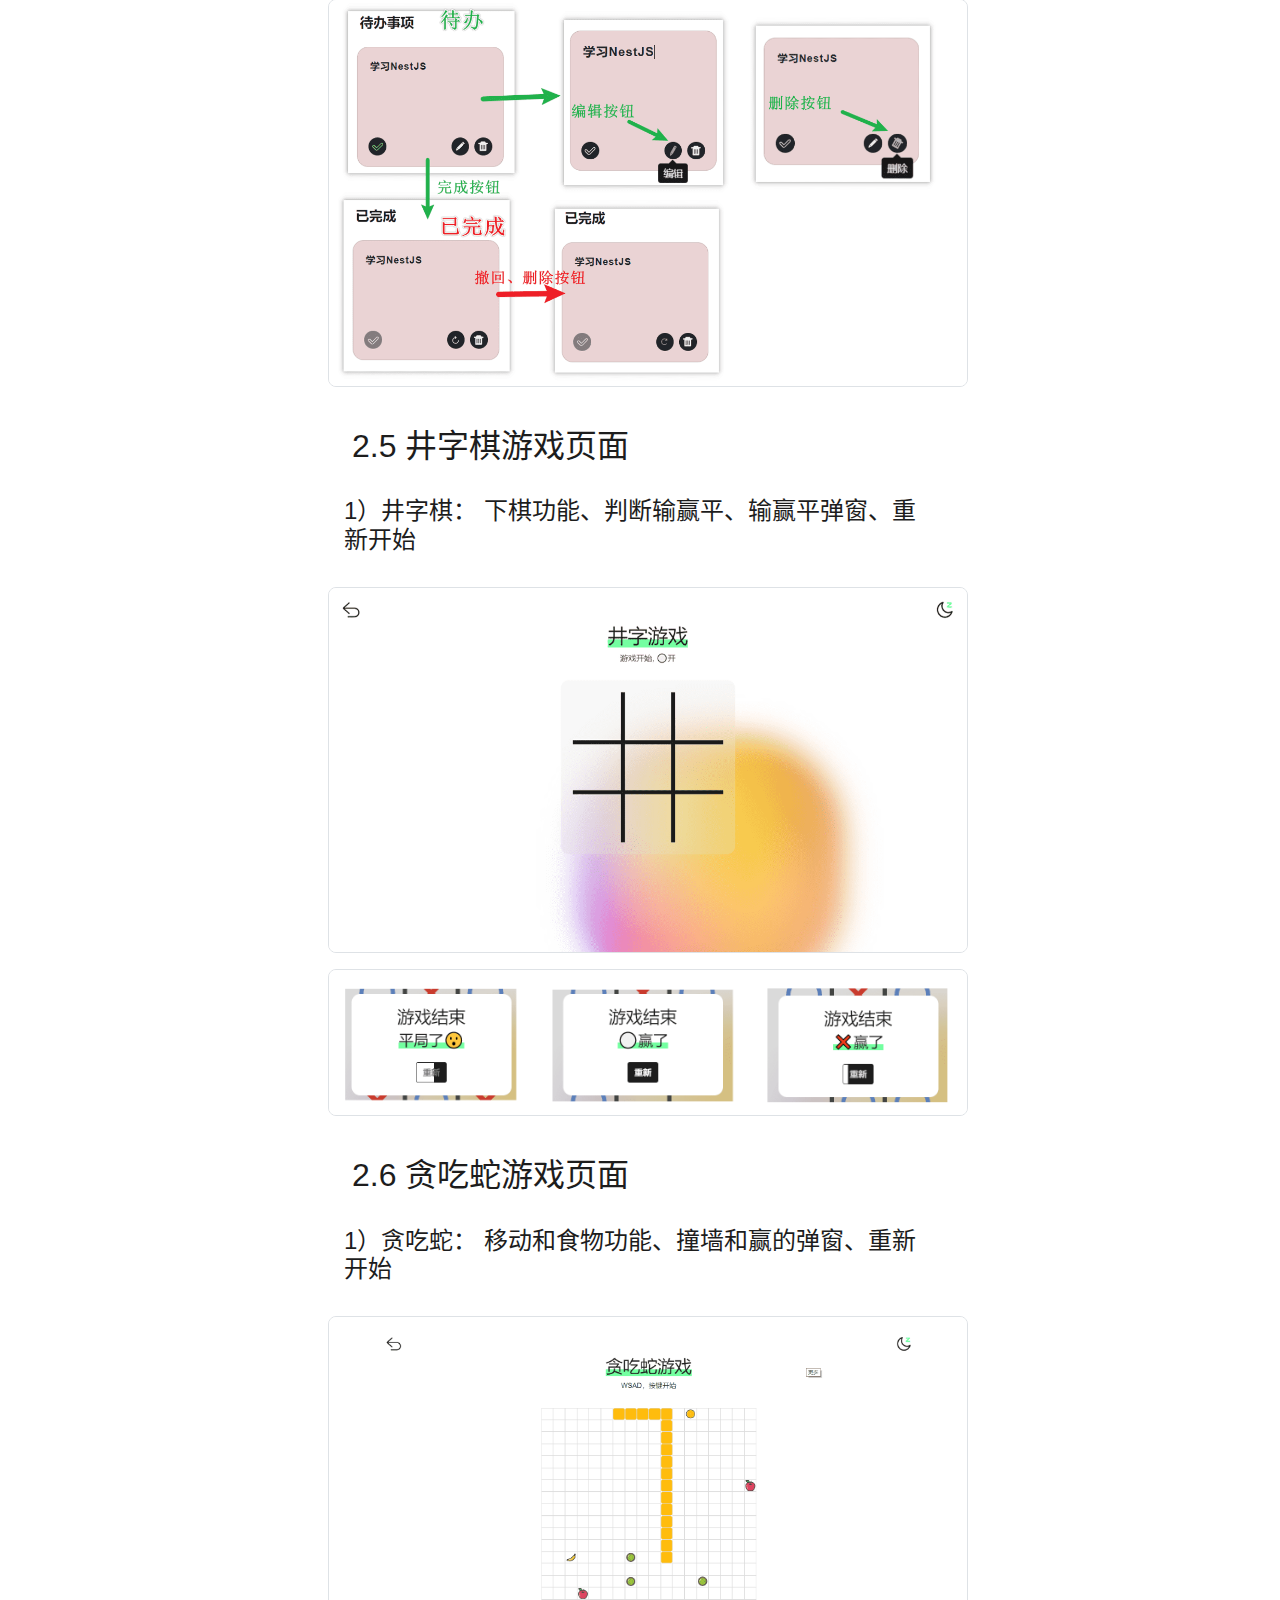
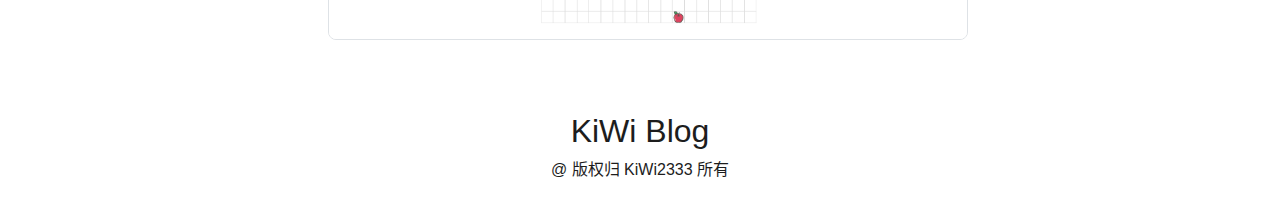
<file: src/doc.html>
<!doctype html>
<html lang="zh-CN">

<head>
    <meta charset="utf-8">
    <meta name="viewport" content="width=device-width, initial-scale=1">
    <title>说明文档 | Doc</title>
    <link rel="icon" href="../public/image/icon/favicon.ico" type="image/x-icon">
    <!-- Bootstrap5 CSS  -->
    <link href="https://cdn.jsdelivr.net/npm/bootstrap@5.1.3/dist/css/bootstrap.min.css" rel="stylesheet">
    <link rel="stylesheet" href="../public/css/animate.min.css">
    <!-- css -->
    <link rel="stylesheet" href="../public/css/default.css">
    <link rel="stylesheet" href="../public/css/doc.css">
</head>

<body id="all-top">
    <!-- 主题按钮 -->
    <svg t="1670735991770" class="change-switch" viewBox="0 0 1024 1024" version="1.1"
        xmlns="http://www.w3.org/2000/svg" p-id="6696" width="32" height="32">
        <path
            d="M405.828267 86.528c-187.733333 50.619733-320.512 221.201067-320.512 418.321067 0 239.5648 194.218667 433.834667 433.749333 433.834666 197.256533 0 367.872-133.0688 418.423467-321.194666 8.055467-30.0032-24.8832-54.289067-51.165867-37.7344a318.856533 318.856533 0 0 1-170.632533 49.493333c-177.493333 0-321.3824-143.872-321.3824-321.2288 0-60.928 17.271467-119.364267 49.322666-170.3936 16.503467-26.299733-7.816533-59.204267-37.802666-51.114667z m-58.965334 96.256l-0.494933 1.416533a385.877333 385.877333 0 0 0-20.3264 123.818667c0 215.074133 174.455467 389.4784 389.632 389.4784l8.533333-0.085333c39.765333-0.8704 78.626133-7.816533 115.541334-20.309334l1.536-0.580266-2.5088 4.7104C775.953067 795.357867 655.0016 870.4 519.0656 870.4 317.2352 870.4 153.6 706.730667 153.6 504.849067c0-137.642667 76.868267-259.9424 193.262933-322.082134z"
            p-id="6697"></path>
        <path
            d="M898.304 147.1488a45.653333 45.653333 0 0 1-13.9776 50.653867l-156.7232 128.938666H904.533333v68.266667H664.507733a45.653333 45.653333 0 0 1-29.013333-80.896l156.757333-128.955733h-159.863466v-68.266667h222.941866c19.285333 0 36.471467 12.117333 42.973867 30.2592z"
            fill="var(--text-mark-color)" p-id="6698"></path>
    </svg>
    <!-- 返回按钮 -->
    <svg t="1671108264419" class="animate__fadeIn backOut" viewBox="0 0 1024 1024" version="1.1"
        xmlns="http://www.w3.org/2000/svg" p-id="2681" width="32" height="32">
        <path
            d="M700.371228 394.525472 174.028569 394.525472l255.952416-227.506551c12.389168-11.011798 13.505595-29.980825 2.492774-42.369993-11.011798-12.386098-29.977755-13.506619-42.367947-2.492774L76.425623 400.975371c-6.960529 5.496178-11.434423 14.003945-11.434423 23.561625 0 0.013303 0.001023 0.026606 0.001023 0.039909 0 0.01228-0.001023 0.025583-0.001023 0.037862 0 0.473791 0.01535 0.946558 0.037862 1.418302 0.001023 0.016373 0.001023 0.032746 0.001023 0.049119 0.39295 8.030907 3.992941 15.595186 10.034541 20.962427l315.040163 280.028764c5.717212 5.083785 12.83533 7.580652 19.925818 7.580652 8.274454 0 16.514115-3.403516 22.442128-10.07445 11.011798-12.387122 9.896394-31.357172-2.492774-42.367947l-256.128425-227.665163 526.518668 0c109.219517 0 198.075241 88.855724 198.075241 198.075241s-88.855724 198.075241-198.075241 198.075241L354.324888 850.696955c-16.57449 0-30.011524 13.437034-30.011524 30.011524s13.437034 30.011524 30.011524 30.011524l346.046341 0c142.31631 0 258.098289-115.783003 258.098289-258.098289S842.686515 394.525472 700.371228 394.525472z"
            p-id="2682"></path>
    </svg>
    <div class="container flex-center-center flex-column"
        style="height: 100vh;justify-content: space-around;letter-spacing: 0.15em;">
        <h1 class="text-center mt-5" style="width: 100vw;overflow-x: hidden;">
            《JavaScript+jQuery+Bootstrap交互式网页设计》课程</h1>
        <h2>实践项目（作品）报告</h2>
        <h2>
            项目（作品）名称：<mark1>KiWi 博客</mark1>
        </h2>
        <div class="mx-auto">
            <h3>学生姓名：&emsp;xxx</h3>
            <h3>学&emsp;&emsp;号：&emsp;xxxxxx</h3>
            <h3>班级名称：&emsp;xxxxxx</h3>
            <h3>授课教师：&emsp;xxx</h3>
            <h3>提交日期：&emsp;2022.12.xx</h3>
        </div>
    </div>
    <div class=" content">
        <h1 class=" mt-5 ">
            <strong>1. 项目（作品）背景说明</strong>
        </h1>
        <h3>1.1 背景</h3>
        <h5>
            为满足程序员记录知识和简约建站的需求，而制作的个人博客网站，立志于提高用户体验（交互度、流畅度、阅读舒适度等），该网站可供个人记录笔记、日常demo案例记录、分享一些技术文章、以及可修改做为简历网站等等
        </h5>
        <h3>1.2 系统目标</h3>
        <h5>
            系统主打简约、流畅、阅读舒适、灵活交互等，解决用户以上问题等
        </h5>
        <h3>1.3 用户特点</h3>
        <h5>
            用户多以编程学习人员，需要建立自己的知识存储平台以及个性化平台的需求。
        </h5>
        <h1><strong>2. 设计说明</strong></h1>
        <h3>
            <mark4 style="opacity: 0.9;">网站所有页面均为响应式页面</mark4>
        </h3>
        <h3>2.1 登录注册页面</h3>
        <h4>1） 注册：<mark1>输入校验</mark1>、<mark1>本地存储账号密码对象列表</mark1>
        </h4>
        <img src="../public/image/img/doc/doc1.png" class="w-100 m-2 border" alt="">
        <h4>2） 登录功能：
            <mark1>本地存储数据校验账号密码</mark1>、
            <mark1>输入校验</mark1>、
            <mark1>成功失败的弹窗(防抖处理)</mark1>
        </h4>
        <img src="../public/image/img/doc/doc2.png" class="w-100 m-2 border" alt="">
        <h2>2.2 主页页面</h2>
        <img src="../public/image/img/doc/doc3.png" class="w-100 m-2 border" alt="">
        <h4>
            1）顶部导航区：<mark1>页面平滑导航、全局夜间模式、登录状态</mark1>
        </h4>
        <img src="../public/image/img/doc/doc4.png" class="w-100 m-2 border" alt="">
        <img src="../public/image/img/doc/doc5.png" class="w-100 m-2 border" alt="">
        <h4>
            2）文章轮播图：<mark1>自动轮播、无缝连续滚动、PC移动拖动轮播</mark1>
            <img src="../public/image/img/doc/doc6.png" class="w-100 m-2 border" alt="">
        </h4>
        <h4>
            3）游戏部件：<mark1>顶部实时时间、平滑切换概览、右侧点击路由</mark1>
        </h4>
        <img src="../public/image/img/doc/doc7.png" class="w-100 m-2 border" alt="">
        <h4>
            3） 文档：路由跳转
        </h4>
        <img src="../public/image/img/doc/doc8.png" class="w-100 m-2 border" alt="">

        <h2>2.3 文章详情页面：
            <mark1>
                （全局夜间模式、点赞）
            </mark1>
        </h2>
        <img src="../public/image/img/doc/doc9.png" class="w-100 m-2 border" alt="">

        <h2> 2.4 待办事项页面</h2>
        <h4>
            （页面使用节流，防止用户多次操作导致数据不一致，交互上大量添加操作和动画的不一致）
        </h4>
        <img src="../public/image/img/doc/doc10.png" class="w-100 m-2 border" alt="">
        <h4>
            1） 顶部输入部分：
            <mark1>内容空的判断弹窗（防抖）、添加事项（本地存储）、清空输入</mark1>
        </h4>
        <img src="../public/image/img/doc/doc12.png" class="w-100 m-2 border" alt="">

        <h4>
            2） 对事项的增删查改：
            <mark1>本地保存、节流</mark1>
        </h4>
        <img src="../public/image/img/doc/doc11.png" class="w-100 m-2 border" alt="">

        <h2>2.5 井字棋游戏页面</h2>
        <h4>1）井字棋：
            <mark1>下棋功能、判断输赢平、输赢平弹窗、重新开始</mark1>
        </h4>
        <img src="../public/image/img/doc/doc13.png" class="w-100 m-2 border" alt="">
        <img src="../public/image/img/doc/doc14.png" class="w-100 m-2 border" alt="">
        <h2>2.6 贪吃蛇游戏页面</h2>
        <h4>1）贪吃蛇：
            <mark1>移动和食物功能、撞墙和赢的弹窗、重新开始</mark1>
        </h4>
        <img src="../public/image/img/doc/doc15.png" class="w-100 m-2 border" alt="">
    </div>

    <!-- 页脚 -->
    <div class="footer mt-5 mb-0 animatejs animate__fadeIn">
        <div class="container mb-0 py-3 mt-2">
            <div class="col-12 text-center">
                <h2>KiWi Blog</h2>
            </div>
            <div class="col-12 text-center">
                <p>@ 版权归 <mark1>KiWi2333</mark1> 所有</p>
            </div>
        </div>
    </div>
    <!-- 返回顶部 -->
    <a class="backTopBtn" href="#all-top">
        <svg t="1670729923057" class="icon" viewBox="0 0 1024 1024" version="1.1" xmlns="http://www.w3.org/2000/svg"
            p-id="3785" width="32" height="32">
            <path
                d="M511.3 349.1l395.44 392.72a32 32 0 0 0 45.1-45.41L533.7 281.14a32 32 0 0 0-45.25 0.16L76 696.57a32 32 0 1 0 45.41 45.1z"
                p-id="3786"></path>
        </svg>
    </a>
    <!-- JQ -->
    <script src="https://cdn.bootcdn.net/ajax/libs/jquery/3.6.0/jquery.min.js"></script>
    <!-- Bootsrap5 -->
    <script src="https://cdn.jsdelivr.net/npm/bootstrap@5.1.3/dist/js/bootstrap.bundle.min.js"></script>
    <script src="../public/js/default.js"></script>
    <script src="../public/js/doc.js"></script>

</body>

</html>
</file>
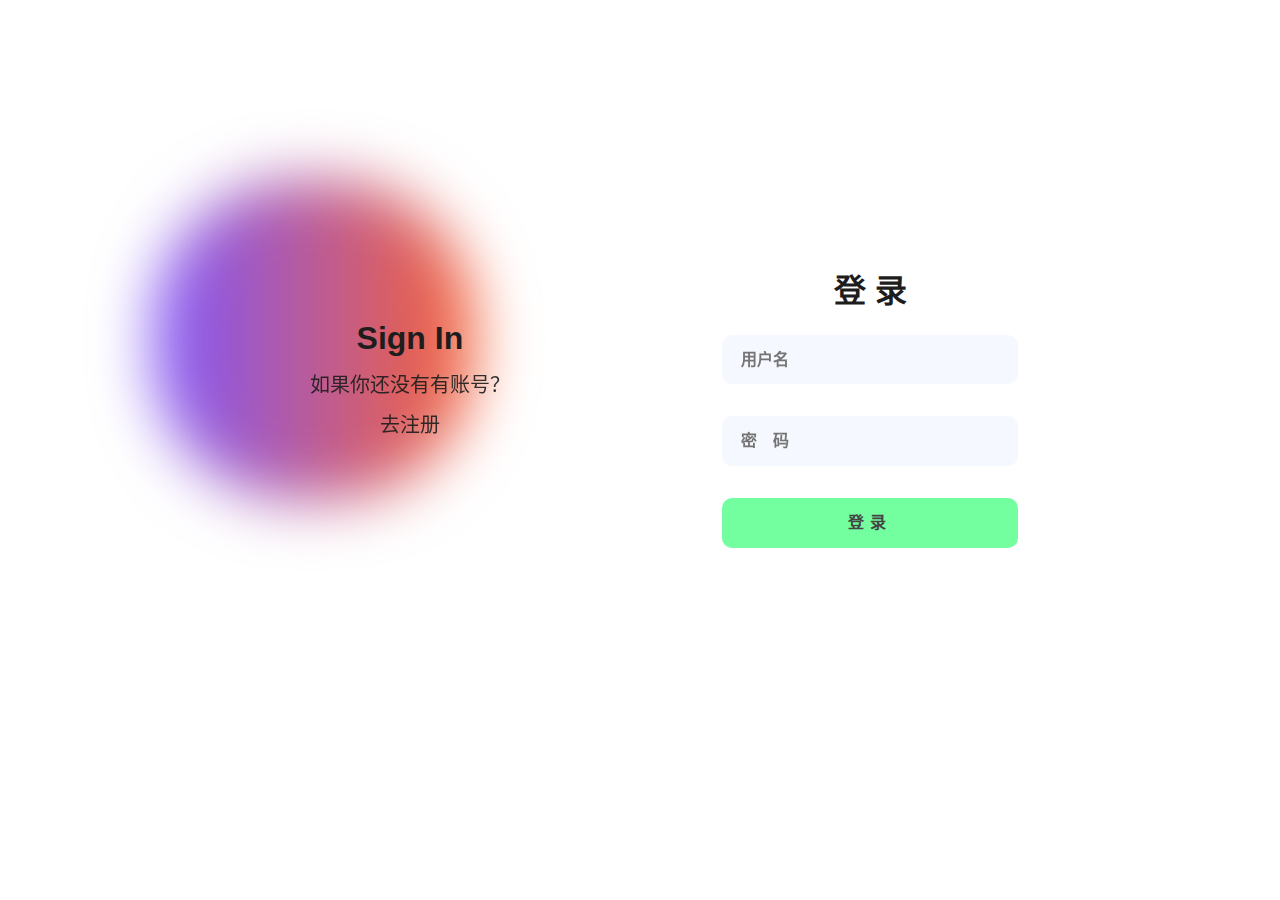
<file: src/login.html>
<!doctype html>
<html lang="zh-CN">

<head>
    <meta charset="utf-8">
    <meta name="viewport" content="width=device-width, initial-scale=1">
    <title>KIWI 博客</title>
    <link rel="icon" href="../public/image/icon/favicon.ico" type="image/x-icon">
    <!-- Bootstrap5 CSS  -->
    <link href="https://cdn.jsdelivr.net/npm/bootstrap@5.1.3/dist/css/bootstrap.min.css" rel="stylesheet">
    <link rel="stylesheet" href="../public/css/animate.min.css">
    <!-- css -->
    <link rel="stylesheet" href="../public/css/default.css">
    <link rel="stylesheet" href="../public/css/login.css">
</head>

<body>
    <!-- 警示框 -->
    <div class="alertTop">

    </div>
    <!-- 背景渐变色 -->
    <span class="bg"></span>
    <!-- 表单和文字 -->
    <div class="cantainer-fuild flex-center-center" style="height: 100vh;">
        <div class="froms d-flex flex-column flex-md-row">
            <div class="col-9 col-md-5 text-center pb-5 mb-4 flex-center-center flex-column 
            animate__fadeInLeft left-content">
                <h1 class="title">
                    <mark1>Sign In</mark1>
                </h1>
                <h5 class="p-2" style="opacity: 0.9;">如果你还没有有账号？</h5>
                <h5 class="show-sign-in" style="opacity: 0.9;">去注册</h5>
            </div>
            <!-- 登录 -->
            <div class="col-9 col-md-5 text-center right-content 
            animate__fadeInRight from from1">
                <h2 class="title">登 录</h2>
                <input type="text" class="user" placeholder="用户名">
                <input type="password" class="pwd" placeholder="密&emsp;码">
                <input class="toLogin" type="button" value="登录">
            </div>
            <!-- 注册 -->
            <div class="col-9 col-md-5 text-center right-content 
            animate__fadeInRight from from2">
                <h2 class="title">注 册</h2>
                <input type="text" class="user" placeholder="用户名">
                <input type="password" class="pwd" placeholder="密&emsp;码">
                <input type="password" class="pwd2" placeholder="确认密码">
                <input class="toRegiste" type="button" value="注册">
            </div>
        </div>
    </div>
    <!-- JQ -->
    <script src="https://cdn.bootcdn.net/ajax/libs/jquery/3.6.0/jquery.min.js"></script>
    <!-- Bootsrap5 -->
    <script src="https://cdn.jsdelivr.net/npm/bootstrap@5.1.3/dist/js/bootstrap.bundle.min.js"></script>
    <script src="../public/js/login.js"></script>
    <script src="../public/js/default.js"></script>

</body>

</html>
</file>
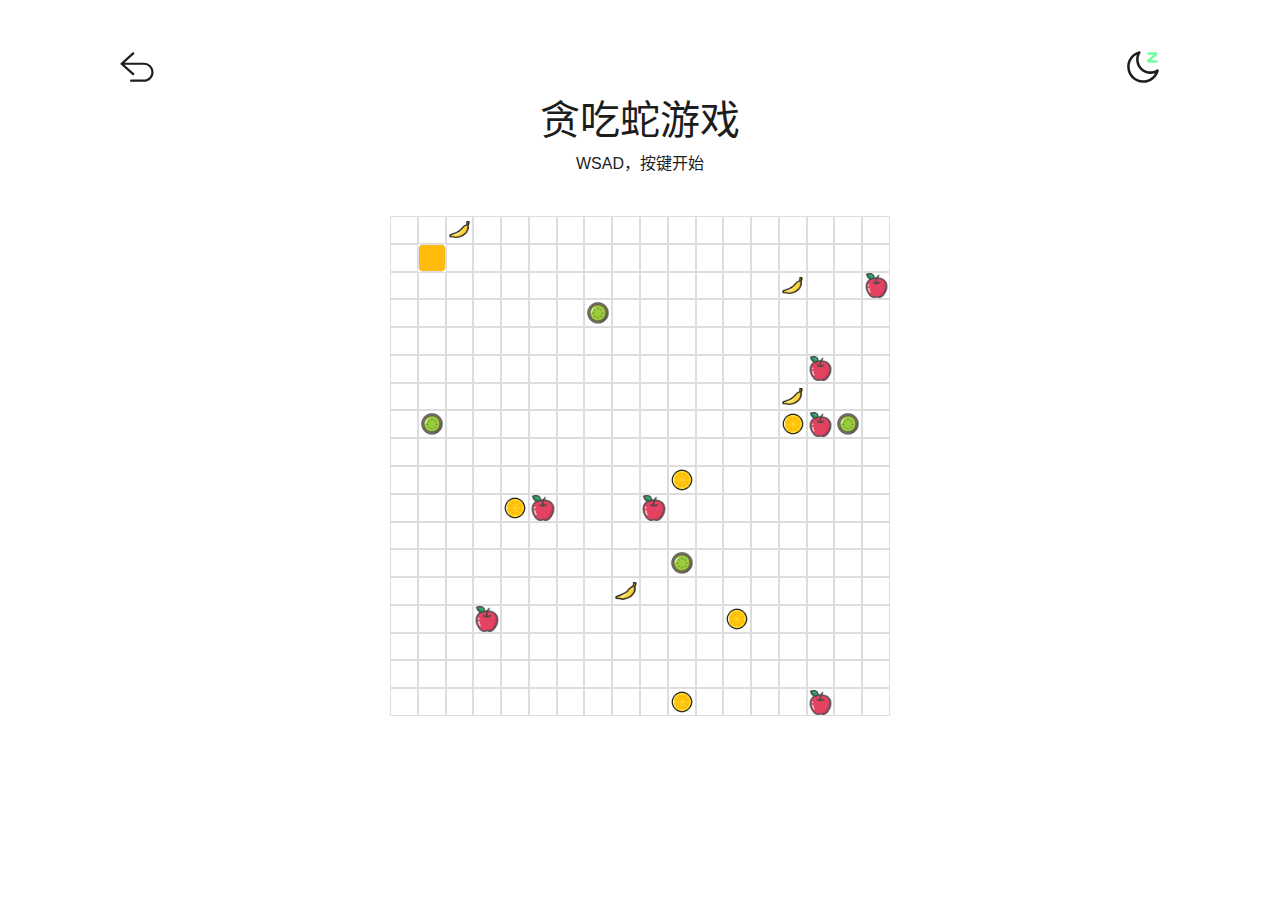
<file: src/snake.html>
<!doctype html>
<html lang="zh-CN">

<head>
    <meta charset="utf-8">
    <meta name="viewport" content="width=device-width, initial-scale=1">
    <title>贪吃蛇 | Snake</title>
    <link rel="icon" href="../public/image/icon/favicon.ico" type="image/x-icon">
    <!-- Bootstrap5 CSS  -->
    <link href="https://cdn.jsdelivr.net/npm/bootstrap@5.1.3/dist/css/bootstrap.min.css" rel="stylesheet">
    <link rel="stylesheet" href="../public/css/animate.min.css">
    <!-- css -->
    <link rel="stylesheet" href="../public/css/default.css">
    <link rel="stylesheet" href="../public/css/snake.css">
</head>

<body>

    <!-- 结算框 -->
    <div class="alertCheck">
        <div class="alertBox flex-center-center w-100 h-100">
            <div class="flex-center-center flex-column p-4 box">
                <h2>游戏结束</h2>
                <h3>
                    <mark1 class="result"></mark1>
                </h3>
                <div class="flex-center-center btns">
                    <button class="btn mt-3 mx-2 btn-restart block-center">重新</button>
                </div>
            </div>
        </div>
    </div>
    <div class="container pt-5 flex-center-center flex-column" style="position: relative;">
        <!-- 返回按钮 -->
        <svg t="1671108264419" class="animate__fadeIn backOut" viewBox="0 0 1024 1024" version="1.1"
            xmlns="http://www.w3.org/2000/svg" p-id="2681" width="38" height="38">
            <path
                d="M700.371228 394.525472 174.028569 394.525472l255.952416-227.506551c12.389168-11.011798 13.505595-29.980825 2.492774-42.369993-11.011798-12.386098-29.977755-13.506619-42.367947-2.492774L76.425623 400.975371c-6.960529 5.496178-11.434423 14.003945-11.434423 23.561625 0 0.013303 0.001023 0.026606 0.001023 0.039909 0 0.01228-0.001023 0.025583-0.001023 0.037862 0 0.473791 0.01535 0.946558 0.037862 1.418302 0.001023 0.016373 0.001023 0.032746 0.001023 0.049119 0.39295 8.030907 3.992941 15.595186 10.034541 20.962427l315.040163 280.028764c5.717212 5.083785 12.83533 7.580652 19.925818 7.580652 8.274454 0 16.514115-3.403516 22.442128-10.07445 11.011798-12.387122 9.896394-31.357172-2.492774-42.367947l-256.128425-227.665163 526.518668 0c109.219517 0 198.075241 88.855724 198.075241 198.075241s-88.855724 198.075241-198.075241 198.075241L354.324888 850.696955c-16.57449 0-30.011524 13.437034-30.011524 30.011524s13.437034 30.011524 30.011524 30.011524l346.046341 0c142.31631 0 258.098289-115.783003 258.098289-258.098289S842.686515 394.525472 700.371228 394.525472z"
                p-id="2682"></path>
        </svg>

        <!-- 主题按钮 -->
        <svg t="1670735991770" class="animate__fadeIn change-switch d-inline " viewBox="0 0 1024 1024" version="1.1"
            xmlns="http://www.w3.org/2000/svg" p-id="6696" width="38" height="38">
            <path
                d="M405.828267 86.528c-187.733333 50.619733-320.512 221.201067-320.512 418.321067 0 239.5648 194.218667 433.834667 433.749333 433.834666 197.256533 0 367.872-133.0688 418.423467-321.194666 8.055467-30.0032-24.8832-54.289067-51.165867-37.7344a318.856533 318.856533 0 0 1-170.632533 49.493333c-177.493333 0-321.3824-143.872-321.3824-321.2288 0-60.928 17.271467-119.364267 49.322666-170.3936 16.503467-26.299733-7.816533-59.204267-37.802666-51.114667z m-58.965334 96.256l-0.494933 1.416533a385.877333 385.877333 0 0 0-20.3264 123.818667c0 215.074133 174.455467 389.4784 389.632 389.4784l8.533333-0.085333c39.765333-0.8704 78.626133-7.816533 115.541334-20.309334l1.536-0.580266-2.5088 4.7104C775.953067 795.357867 655.0016 870.4 519.0656 870.4 317.2352 870.4 153.6 706.730667 153.6 504.849067c0-137.642667 76.868267-259.9424 193.262933-322.082134z"
                p-id="6697"></path>
            <path
                d="M898.304 147.1488a45.653333 45.653333 0 0 1-13.9776 50.653867l-156.7232 128.938666H904.533333v68.266667H664.507733a45.653333 45.653333 0 0 1-29.013333-80.896l156.757333-128.955733h-159.863466v-68.266667h222.941866c19.285333 0 36.471467 12.117333 42.973867 30.2592z"
                fill="var(--text-mark-color)" p-id="6698"></path>
        </svg>
        <div class="mb-3  pt-5 text-center title">
            <h1>
                <mark1>贪吃蛇游戏</mark1>
            </h1>
            <p>WSAD，按键开始</p>
        </div>
        <!-- 游戏地图 -->
        <div class="mt-2 mf"></div>
        <div class="moveControl  mt-4 d-block d-sm-none">
            <button class="moveW mx-auto">W</button>
            <div class="box flex-center-center mt-2">
                <button class="moveA m-1">A</button>
                <button class="moveS m-1">S</button>
                <button class="moveD m-1">D</button>
            </div>
        </div>
    </div>
    <!-- JQ -->
    <script src="https://cdn.bootcdn.net/ajax/libs/jquery/3.6.0/jquery.min.js"></script>
    <!-- Bootsrap5 -->
    <script src="https://cdn.jsdelivr.net/npm/bootstrap@5.1.3/dist/js/bootstrap.bundle.min.js"></script>
    <script src="../public/js/snake.js"></script>
    <script src="../public/js/default.js"></script>
</body>

</html>
</file>
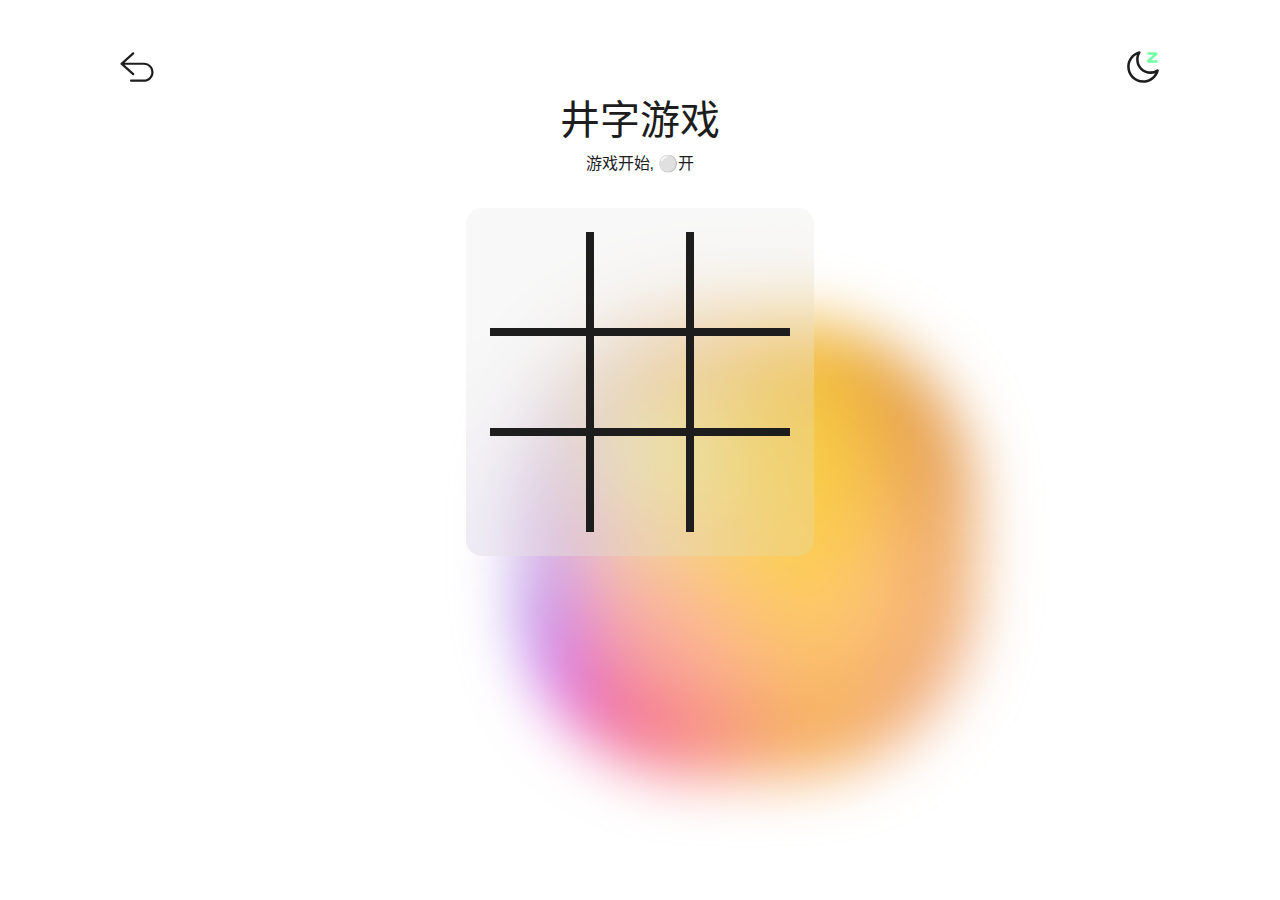
<file: src/ticktacktoe.html>
<!doctype html>
<html lang="zh-CN">

<head>
    <meta charset="utf-8">
    <meta name="viewport" content="width=device-width, initial-scale=1">
    <title>井字游戏 | Ticktacktoe</title>
    <link rel="icon" href="../public/image/icon/favicon.ico" type="image/x-icon">
    <!-- Bootstrap5 CSS  -->
    <link href="https://cdn.jsdelivr.net/npm/bootstrap@5.1.3/dist/css/bootstrap.min.css" rel="stylesheet">
    <link rel="stylesheet" href="../public/css/animate.min.css">
    <!-- css -->
    <link rel="stylesheet" href="../public/css/default.css">
    <link rel="stylesheet" href="../public/css/ticktacktoe.css">
</head>

<body style="overflow: hidden;">
    <!-- 结算框 -->
    <div class="alertCheck">
        <div class="alertBox flex-center-center w-100 h-100">
            <div class="flex-center-center flex-column p-4 box">
                <h2>游戏结束</h2>
                <h3>
                    <mark1 class="result"></mark1>
                </h3>
                <div class="flex-center-center btns">
                    <button class="btn mt-3 mx-2 btn-restart block-center">重新</button>
                </div>
            </div>
        </div>
    </div>
    <div class="container pt-5 flex-center-center flex-column" style="position: relative;">
        <!-- 返回按钮 -->
        <svg t="1671108264419" class="animate__fadeIn backOut" viewBox="0 0 1024 1024" version="1.1"
            xmlns="http://www.w3.org/2000/svg" p-id="2681" width="38" height="38">
            <path
                d="M700.371228 394.525472 174.028569 394.525472l255.952416-227.506551c12.389168-11.011798 13.505595-29.980825 2.492774-42.369993-11.011798-12.386098-29.977755-13.506619-42.367947-2.492774L76.425623 400.975371c-6.960529 5.496178-11.434423 14.003945-11.434423 23.561625 0 0.013303 0.001023 0.026606 0.001023 0.039909 0 0.01228-0.001023 0.025583-0.001023 0.037862 0 0.473791 0.01535 0.946558 0.037862 1.418302 0.001023 0.016373 0.001023 0.032746 0.001023 0.049119 0.39295 8.030907 3.992941 15.595186 10.034541 20.962427l315.040163 280.028764c5.717212 5.083785 12.83533 7.580652 19.925818 7.580652 8.274454 0 16.514115-3.403516 22.442128-10.07445 11.011798-12.387122 9.896394-31.357172-2.492774-42.367947l-256.128425-227.665163 526.518668 0c109.219517 0 198.075241 88.855724 198.075241 198.075241s-88.855724 198.075241-198.075241 198.075241L354.324888 850.696955c-16.57449 0-30.011524 13.437034-30.011524 30.011524s13.437034 30.011524 30.011524 30.011524l346.046341 0c142.31631 0 258.098289-115.783003 258.098289-258.098289S842.686515 394.525472 700.371228 394.525472z"
                p-id="2682"></path>
        </svg>

        <!-- 井 -->
        <div class="bg-banner"></div>
        <div class="mb-3  pt-5 text-center title">
            <h1>
                <mark1>井字游戏</mark1>
            </h1>
            <p>游戏开始, ⚪开</p>
        </div>
        <div class="animatejs animate__zoomIn m-auto p-4 grid-container" style="box-sizing: content-box;">
        </div>

        <!-- 主题按钮 -->
        <svg t="1670735991770" class="animate__fadeIn change-switch d-inline " viewBox="0 0 1024 1024" version="1.1"
            xmlns="http://www.w3.org/2000/svg" p-id="6696" width="38" height="38">
            <path
                d="M405.828267 86.528c-187.733333 50.619733-320.512 221.201067-320.512 418.321067 0 239.5648 194.218667 433.834667 433.749333 433.834666 197.256533 0 367.872-133.0688 418.423467-321.194666 8.055467-30.0032-24.8832-54.289067-51.165867-37.7344a318.856533 318.856533 0 0 1-170.632533 49.493333c-177.493333 0-321.3824-143.872-321.3824-321.2288 0-60.928 17.271467-119.364267 49.322666-170.3936 16.503467-26.299733-7.816533-59.204267-37.802666-51.114667z m-58.965334 96.256l-0.494933 1.416533a385.877333 385.877333 0 0 0-20.3264 123.818667c0 215.074133 174.455467 389.4784 389.632 389.4784l8.533333-0.085333c39.765333-0.8704 78.626133-7.816533 115.541334-20.309334l1.536-0.580266-2.5088 4.7104C775.953067 795.357867 655.0016 870.4 519.0656 870.4 317.2352 870.4 153.6 706.730667 153.6 504.849067c0-137.642667 76.868267-259.9424 193.262933-322.082134z"
                p-id="6697"></path>
            <path
                d="M898.304 147.1488a45.653333 45.653333 0 0 1-13.9776 50.653867l-156.7232 128.938666H904.533333v68.266667H664.507733a45.653333 45.653333 0 0 1-29.013333-80.896l156.757333-128.955733h-159.863466v-68.266667h222.941866c19.285333 0 36.471467 12.117333 42.973867 30.2592z"
                fill="var(--text-mark-color)" p-id="6698"></path>
        </svg>
    </div>

    <!-- JQ -->
    <script src="https://cdn.bootcdn.net/ajax/libs/jquery/3.6.0/jquery.min.js"></script>
    <!-- Bootsrap5 -->
    <script src="https://cdn.jsdelivr.net/npm/bootstrap@5.1.3/dist/js/bootstrap.bundle.min.js"></script>
    <script src="../public/js/ticktacktoe.js"></script>
    <script src="../public/js/default.js"></script>

</body>

</html>
</file>
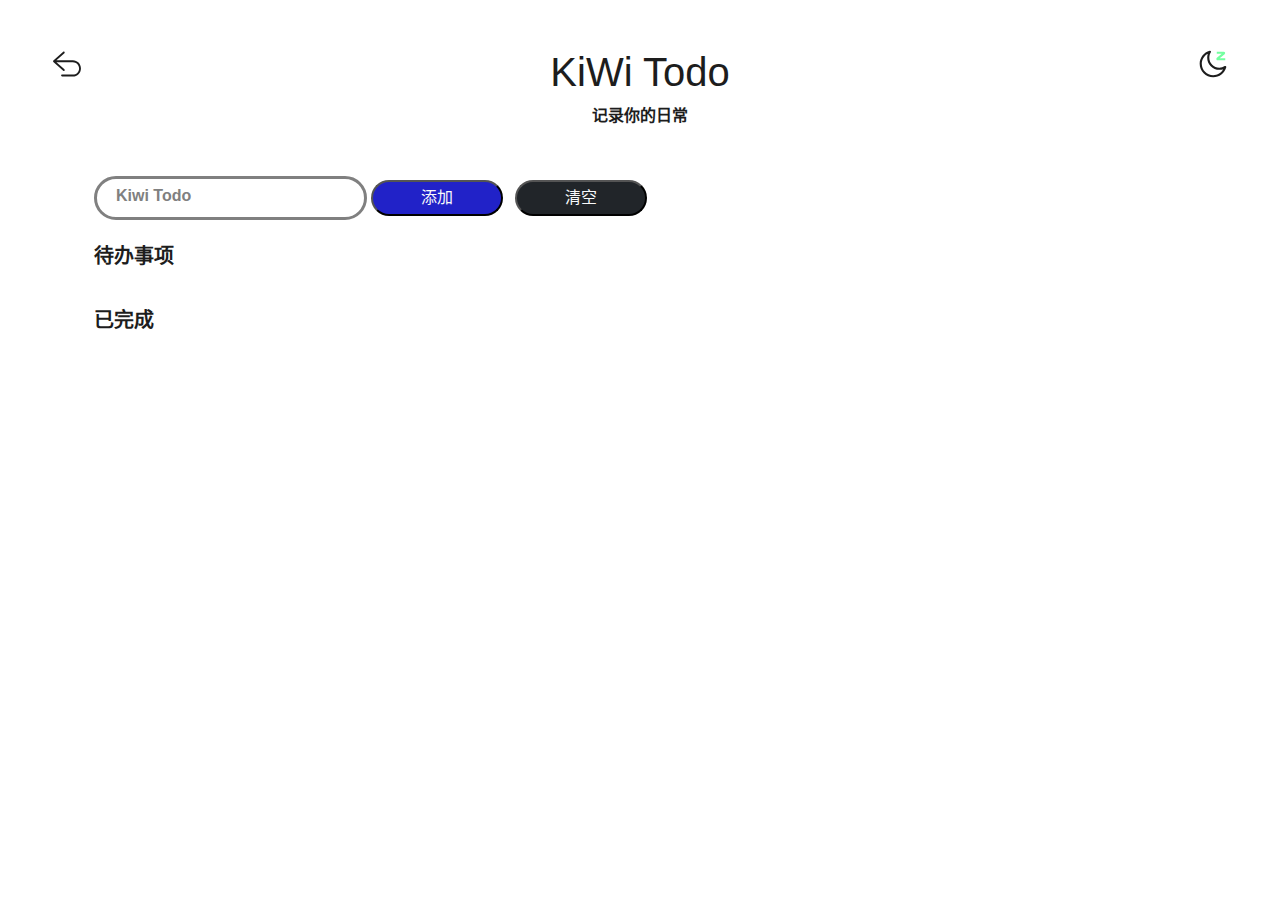
<file: src/todo.html>
<!DOCTYPE html>
<html lang="zh-CN">

<head>
    <meta charset="utf-8">
    <meta name="viewport" content="width=device-width, initial-scale=1">
    <title>待办事项 | KiwiTodo</title>
    <link rel="shortcut icon" href="../public/image/icon/favicon.ico" type="image/x-icon">
    <!-- Bootstrap5 CSS  -->
    <link href="https://cdn.jsdelivr.net/npm/bootstrap@5.1.3/dist/css/bootstrap.min.css" rel="stylesheet">
    <link rel="stylesheet" href="../public/css/default.css">
    <link rel="stylesheet" href="../public/css/animate.min.css">
    <link rel="stylesheet" href="../public/css/todo.css">
</head>

<body>
    <div class="containers container">
        <!-- 错误alert -->
        <div class="alertTop">
        </div>
        <!-- 标题 -->
        <div class="mb-2 mt-5  text-center title">
            <h1>
                <mark1>KiWi Todo</mark1>
            </h1>
            <p>记录你的日常</p>
        </div>
        <!-- 顶部 -->
        <div class="container top mt-5 d-flex flex-column flex-md-row">
            <input type="text" class="col-12 col-md-6 col-lg-3 input py-1 px-3 " data-bs-toggle="tooltip"
                data-bs-placement="bottom" required title="">
            <span class="tip px-4" id="tip">Kiwi Todo</span>
            <div class="col-12 col-md-6 mt-3 mt-md-0 d-flex d-md-inline" style="justify-content: space-between;">
                <button class="text-light py-1 px-4 px-sm-5 submit m-sm-1 ">添加</button>
                <button class="text-light py-1 px-4 px-sm-5 cancel clear  m-sm-1 ">清空</button>
            </div>
            <!-- 主题按钮 -->
            <svg t="1670735991770" class="change-switch" viewBox="0 0 1024 1024" version="1.1"
                xmlns="http://www.w3.org/2000/svg" p-id="6696" width="32" height="32">
                <path
                    d="M405.828267 86.528c-187.733333 50.619733-320.512 221.201067-320.512 418.321067 0 239.5648 194.218667 433.834667 433.749333 433.834666 197.256533 0 367.872-133.0688 418.423467-321.194666 8.055467-30.0032-24.8832-54.289067-51.165867-37.7344a318.856533 318.856533 0 0 1-170.632533 49.493333c-177.493333 0-321.3824-143.872-321.3824-321.2288 0-60.928 17.271467-119.364267 49.322666-170.3936 16.503467-26.299733-7.816533-59.204267-37.802666-51.114667z m-58.965334 96.256l-0.494933 1.416533a385.877333 385.877333 0 0 0-20.3264 123.818667c0 215.074133 174.455467 389.4784 389.632 389.4784l8.533333-0.085333c39.765333-0.8704 78.626133-7.816533 115.541334-20.309334l1.536-0.580266-2.5088 4.7104C775.953067 795.357867 655.0016 870.4 519.0656 870.4 317.2352 870.4 153.6 706.730667 153.6 504.849067c0-137.642667 76.868267-259.9424 193.262933-322.082134z"
                    p-id="6697"></path>
                <path
                    d="M898.304 147.1488a45.653333 45.653333 0 0 1-13.9776 50.653867l-156.7232 128.938666H904.533333v68.266667H664.507733a45.653333 45.653333 0 0 1-29.013333-80.896l156.757333-128.955733h-159.863466v-68.266667h222.941866c19.285333 0 36.471467 12.117333 42.973867 30.2592z"
                    fill="var(--text-mark-color)" p-id="6698"></path>
            </svg>
            <!-- 返回按钮 -->
            <svg t="1671108264419" class="animate__fadeIn backOut" viewBox="0 0 1024 1024" version="1.1"
                xmlns="http://www.w3.org/2000/svg" p-id="2681" width="32" height="32">
                <path
                    d="M700.371228 394.525472 174.028569 394.525472l255.952416-227.506551c12.389168-11.011798 13.505595-29.980825 2.492774-42.369993-11.011798-12.386098-29.977755-13.506619-42.367947-2.492774L76.425623 400.975371c-6.960529 5.496178-11.434423 14.003945-11.434423 23.561625 0 0.013303 0.001023 0.026606 0.001023 0.039909 0 0.01228-0.001023 0.025583-0.001023 0.037862 0 0.473791 0.01535 0.946558 0.037862 1.418302 0.001023 0.016373 0.001023 0.032746 0.001023 0.049119 0.39295 8.030907 3.992941 15.595186 10.034541 20.962427l315.040163 280.028764c5.717212 5.083785 12.83533 7.580652 19.925818 7.580652 8.274454 0 16.514115-3.403516 22.442128-10.07445 11.011798-12.387122 9.896394-31.357172-2.492774-42.367947l-256.128425-227.665163 526.518668 0c109.219517 0 198.075241 88.855724 198.075241 198.075241s-88.855724 198.075241-198.075241 198.075241L354.324888 850.696955c-16.57449 0-30.011524 13.437034-30.011524 30.011524s13.437034 30.011524 30.011524 30.011524l346.046341 0c142.31631 0 258.098289-115.783003 258.098289-258.098289S842.686515 394.525472 700.371228 394.525472z"
                    p-id="2682"></path>
            </svg>
        </div>
        <!-- 待办事项 -->
        <div class="container">
            <h5 class="title pt-4 pb-2">待办事项</h5>
            <div class="row undoneTodo">
            </div>
        </div>
        <!-- 已完成 -->
        <div class="container">
            <h5 class="title pt-4 pb-2">已完成</h5>
            <div class="row doneTodo">
            </div>
        </div>
    </div>
    <!-- JQ -->
    <script src="https://cdn.bootcdn.net/ajax/libs/jquery/3.6.0/jquery.min.js"></script>
    <!-- Bootsrap5 -->
    <script src="https://cdn.jsdelivr.net/npm/bootstrap@5.1.3/dist/js/bootstrap.bundle.min.js"></script>
    <script src="../public/js/todo.js"></script>
    <script src="../public/js/default.js"></script>

</body>

</html>
</file>
<file: public/css/default.css>
/* 主题色 */
/* :root {
    --theme-color: #1d1d1d;
    --theme-color2: #fff;
    --theme-font-color: #444444;
    --text-mark-color: #8acc1c;
    --font-family: Helvetica;
    --boder-color: #555555;
    --box-shadow-color: #000;
    --text-mark-color2: #8d73ff;
    --text-mark-color3: #ffbc0d;
    --text-mark-color4: #dc284d;
    --text-mark-color5: #444444;
} */

/* 白天 */
:root {
    --theme-color: #fff;
    --theme-color2: #1d1d1d;
    --text-mark-color: #73FFA0;
    --font-family: Helvetica;
    --theme-font-color: #444444;
    --boder-color: #dfdfdf36;
    --box-shadow-color: #eee;

    --text-mark-color2: #7c51fb;
    --text-mark-color3: #ffbc0d;
    --text-mark-color4: #dc284d;
    --text-mark-color5: #f1f1f1;
}

* {
    color: var(--theme-color2);
    box-sizing: border-box;
    animation-duration: 1s;
}

/* 自定义复用类 */
/* 常用类 */
.flex-center-center {
    display: flex;
    justify-content: center;
    align-items: center;
}

.animatejs {
    animation-play-state: paused;
    animation-duration: 1s;
}

.animateStart {
    animation-play-state: running;
}

.slice-border-light {
    background-color: transparent;
    background-repeat: no-repeat;
    background-position: 0% 100%;
    background-size: 100% 36%;
    fill: var(--text-mark-color);
}

/* 初始化 */
html,
body {
    scroll-behavior: smooth;
    font-family: var(--font-family);
    background-color: var(--theme-color);
    transition: 0.3s;
    transition-property: background-color;
}

a {
    text-decoration: none;
    color: var(--theme-color2);
    transition: all 0.5s;
}

a:hover,
a:active {
    text-decoration: none;
    color: var(--text-mark-color);
    transition: all 0.5s;
}

ul li {
    list-style: none;
}

input:focus {
    box-shadow: none;
    outline: none;
}

input {
    transition: 0.5s;
}



/* 导航栏 */
.navbar {
    position: sticky;
    top: 0;
    left: 0;
    z-index: 999;
    background-image: radial-gradient(transparent 1px, var(--theme-color) 1px);
    background-size: 4px 4px;
    backdrop-filter: saturate(50%) blur(10px);
}

/* 导航条 */
#nav-menu .item {
    text-align: right;
    font-size: 1rem;
    color: var(--theme-color2);
}

.nav-toggle-btn {
    padding: 0;
}

.nav-toggle-btn:focus {
    box-shadow: none;
}

.btn-close {
    outline: none;
    box-shadow: none;
}

.btn-close:focus {
    outline: none;
    box-shadow: none;
}

.navbar-collapse .item {
    font-weight: 600;
}

.navbar .login .icon {
    margin-top: -3px;
    float: right;
    fill: var(--theme-color2);
}

.navbar .item a {
    background-color: transparent;
    background-repeat: no-repeat;
    background-size: 0% 36%;
    background-position: 0% 100%;
    cursor: pointer;
}

.navbar .item .active {
    background-size: 100% 36%;
    background-image: linear-gradient(var(--text-mark-color), var(--text-mark-color));
    fill: var(--text-mark-color);
}

/* 主题换切换 */



/* 画字特效 */
mark1,
mark2,
mark3,
mark4,
mark5 {
    background-color: transparent;
    color: inherit;
    background-image: linear-gradient(var(--text-mark-color), var(--text-mark-color));
    background-repeat: no-repeat;
    background-size: 0% 36%;
    background-position: 0% 100%;
}

mark2 {
    background-image: linear-gradient(var(--text-mark-color2), var(--text-mark-color2));
}

mark3 {
    background-image: linear-gradient(var(--text-mark-color3), var(--text-mark-color3));
}

mark4 {
    background-image: linear-gradient(var(--text-mark-color4), var(--text-mark-color4));
}

mark5 {
    background-image: linear-gradient(var(--text-mark-color5), var(--text-mark-color5));
}

mark1.animate,
mark2.animate,
mark3.animate,
mark4.animate,
mark5.animate {
    animation: 1s sliceHightLight ease-in-out forwards;
}





/* 返回顶部 */
.backTopBtn {
    position: fixed;
    right: min(5vw, 2rem);
    bottom: min(5vw, 2rem);
    width: min(6vw, 1.5rem);
    height: min(6vw, 1.5rem);
    padding: min(1.8vw, 0.9rem);
    box-sizing: content-box;
    background-color: var(--theme-color2);
    cursor: pointer;
    border-radius: 50%;
    justify-content: center;
    align-items: center;
    transition: all 0.4s;
    display: flex;
    z-index: 99;
    /* 切换 */
    opacity: 0;
    transform: scale(0);
}

.backTopBtn:hover {
    background-color: var(--text-mark-color);
}

.backTopBtn .icon {
    width: min(8vw, 2rem);
    height: min(8vw, 2rem);
    fill: var(--theme-color);
    transition: all 0.4s;
}

.backTopBtn:hover .icon {
    fill: var(--theme-color2);
}

/* 主题切换部分 */
.theme-change,
.navbar-nav .item {
    display: flex;
    justify-content: right;
    align-items: center;
}

.change-switch:checked {
    background-color: var(--text-mark-color);
    border-color: var(--text-mark-color);
}

.change-switch:focus {
    box-shadow: none;
}

.theme-change .icon {
    fill: var(--theme-color2);
}

/* 鼠标跟随 */
.mouseMoveTip {
    position: fixed;
    left: 0;
    top: 0;
    display: block;
    width: min(5vw, 2rem);
    height: min(5vw, 2rem);
    border-radius: 50%;
    background-color: var(--theme-color2);
    background-color: rgba(153, 153, 153, 0.45);
    transition: all 0.1s linear;
    filter: invert(1);
    z-index: 999;
}



/* 汉堡折叠菜单 */
.banner {
    position: relative;
}

.bar {
    transform: scale(0.6);
    width: 50px;
    height: 50px;
    display: flex;
    justify-content: center;
    align-items: center;
}

.bar .tmb {
    position: absolute;
    top: 0;
    left: 0;
    width: 100%;
    height: 100%;
}

.bar input {
    width: 100%;
    height: 100%;
    z-index: 2;
    opacity: 0;
    cursor: pointer;
}

.bar .tmb span {
    display: block;
    width: 40px;
    height: 8px;
    background-color: var(--theme-color2);
    border-radius: 2px;
    margin: 4px;
    transition: 0.3s ease;
}

.bar input:checked~.tmb>.top {
    transform-origin: 5px 5px;
    width: 49px;
    transform: rotate(45deg);
}

.bar input:checked~.tmb>.bottom {
    transform-origin: 10px 5px;
    width: 49px;
    transform: rotate(-45deg);
}

.bar input:checked~.tmb>.middle {
    opacity: 0;
    transform: translateX(-20px);
}

/* 滚动条框设置 */
html::-webkit-scrollbar {
    width: 8px;
    background-color: var(--theme-color);
    -webkit-border-radius: 3px;
}

/* 滚动框设置 */
html::-webkit-scrollbar-thumb {
    border-radius: 4px;
    -moz-border-radius: 4px;
    -webkit-border-radius: 4px;
    background-color: var(--theme-color);
}

/* 弹窗警告 */
.alertTop {
    position: fixed;
    flex-direction: column;
    top: 10px;
    right: 10px;
    z-index: 1000;
    display: flex;
    align-items: flex-end;
    justify-content: flex-start;
    user-select: none;
}

.alert {
    animation-duration: 1s;
    transition: 0.5s;
}


/* 背景颜色滑动 */
@keyframes sliceHightLight {
    to {
        background-size: 100% 36%;
    }
}

/* 变换边框 */
@keyframes border-transform {

    0%,
    100% {
        border-radius: 63% 37% 54% 46% / 55% 48% 52% 45%;
    }

    14% {
        border-radius: 40% 60% 54% 46% / 49% 60% 40% 51%;
    }

    28% {
        border-radius: 54% 46% 38% 62% / 49% 70% 30% 51%;
    }

    42% {
        border-radius: 61% 39% 55% 45% / 61% 38% 62% 39%;
    }

    56% {
        border-radius: 61% 39% 67% 33% / 70% 50% 50% 30%;
    }

    70% {
        border-radius: 50% 50% 34% 66% / 56% 68% 32% 44%;
    }

    84% {
        border-radius: 46% 54% 50% 50% / 35% 61% 39% 65%;
    }
}
</file>
<file: public/css/aticledetail.css>
/* 顶部 */
.top-banner img {
    width: 60%;
    border-radius: min(1vw, 0.8rem);
    box-shadow: 5px 5px 10px var(--box-shadow-color);
}

/* 顶部返回上一页 */
.backOut {
    position: fixed;
    bottom: min(2vw, 2rem);
    right: min(2vw, 2rem);
    width: 3rem;
    height: 3rem;
    background-color: #8acc1c;
    border-radius: 50%;
    cursor: pointer;
    transition: 0.5s;
    z-index: 99;
}

.backOut .icon {
    fill: var(--theme-color);
    object-fit: contain;
}

.backOut:hover {
    opacity: 0.9;
    transform: scale(0.9);
    background-color: var(--text-mark-color);
}

/* 主题切换按钮 */
.change-switch {
    cursor: pointer;
    position: fixed;
    top: min(2vw, 2rem);
    right: min(2vw, 2rem);
    transition: all 0.5s;
    fill: var(--theme-color2);
}

.change-switch:hover {
    transform: scale(1.15);
}

/* li */
ul li {
    list-style: outside;
}

/* 文本内容 */
.article-content {
    letter-spacing: 0.1vw;
    font-weight: 600;
}

.article-content h1 {
    margin: 1em 0;
}

.article-content h2 {
    margin: 1em 0;
    opacity: 0.95;
}

.article-content h3 {
    margin: 0.6em 0;
    opacity: 0.8;
}

/* 底部 */
.authorBanner .cards {
    overflow: hidden;
    background-color: rgba(96, 96, 96, 0.2);
    backdrop-filter: blur(20px);
    border-radius: min(1.2vw, 1rem);
}

.authorBanner img {
    width: max(6rem, 8vw);
    object-fit: cover;
    border-radius: min(1.2vw, 1rem);
}

.like-box .like {
    position: relative;
    width: max(4vw, 2rem);
    height: max(4vw, 2rem);
    cursor: pointer;
}

.like-box .like .icon {
    width: 100%;
    height: 100%;
    object-fit: cover;
    fill: gray;
    transition: 0.4s;
}

.like-box .like input {
    cursor: pointer;
    position: absolute;
    top: 0;
    left: 0;
    width: 100%;
    height: 100%;
    opacity: 0;
    animation-duration: 0.2s;
}

.like-box .like input:checked~.icon {
    fill: #E5404F;
}

h1,
h2,
h3,
h4 {
    font-weight: 600;
}
</file>
<file: public/css/doc.css>
/* 内容 */
html,
body {
    overflow-x: hidden;
}

.content {
    width: 80%;
    margin: auto;
}

.content h5 {
    text-indent: 2em;
    line-height: 1.4em;
}

.content h2,
.content h3,
.content h4 {
    margin: 1em;
}

.content img {
    border-radius: 0.5rem;
    object-fit: cover;
}

/* 主题切换按钮 */
.change-switch {
    cursor: pointer;
    position: fixed;
    top: min(2vw, 1.5rem);
    right: 2vw;
    transition: all 0.5s;
    fill: var(--theme-color2);
    z-index: 99;
}

.change-switch:hover {
    transform: scale(1.15);
}

/* 返回按钮 */
.backOut {
    cursor: pointer;
    position: fixed;
    top: min(2vw, 1.5rem);
    left: 2vw;
    transition: 0.5s;
    fill: var(--theme-color2);
    z-index: 99;
}

.backOut:hover {
    transform: scale(1.15);
}

.backOut:hover::after {
    content: "";
    position: absolute;
    bottom: 0;
    left: 0;
    width: 100%;
    height: 100%;
    border-radius: 50%;
    background-color: var(--theme-color);
}


@media screen and (min-width: 786px) {
    .content {
        width: 50%;
        margin: auto;
    }

}
</file>
<file: public/css/login.css>
* {
    padding: 0;
    margin: 0;
    box-sizing: border-box;
}


body {
    overflow: hidden;
}

/* 表单 */
.froms {
    z-index: 99;
    padding-bottom: min(10vw, 4rem);
    align-items: center;
    justify-content: space-between;
}

.from,
.left-content {
    flex-direction: column;
    animation-duration: 1s;
    animation-timing-function: cubic-bezier(0.65, 0, 0.40, 1);
}

/* 注册登录的切换 */
.from1 {
    display: block;
}

.from2 {
    display: none;
}


.from input {
    content: "";
    width: 90%;
    border: none;
    border-radius: 10px;
    background-color: #f1f5fdb9;
    padding: min(2.5vw, 0.8rem) 1.2em;
    margin: min(2.2vw, 1rem) min(2vw, 0.5rem);
    font-weight: 600;
    backdrop-filter: blur(30px);
}

.froms .title {
    font-weight: 600;
}

/* 左边文本区 */
.left-content {
    transition: all 0.4s;
}

.left-content .title {
    font-size: 2em;
}

.from .user:after {
    content: "用户名";
    background-color: firebrick;
}

.from .toRegiste,
.from .toLogin {
    background-color: var(--text-mark-color);
    color: var(--theme-font-color);
    letter-spacing: 0.4em;
    transition: 0.5s;
}

.from .toRegiste:hover,
.from .toLogin:hover {
    transform: scale(1.05);
}



/* 去注册 */
.show-sign-in {
    position: relative;
    cursor: pointer;
    opacity: 0.9;
    transition: all 0.4s;
    user-select: none;
}

.show-sign-in::before {
    position: absolute;
    bottom: 10%;
    content: "";
    width: 0%;
    height: 10%;
    transition: 0.5s;
    font-size: 0.8em;
    background-color: var(--text-mark-color);
}

.show-sign-in:hover {
    color: var(--text-mark-color);
}

.show-sign-in:hover::before {
    content: "";
    width: 100%;
}

/* 背景 */
.bg {
    z-index: 0;
    position: absolute;
    filter: blur(30px);
    transition: 0.5s;
    background: linear-gradient(to right, #7d55ff, #f86230);
    animation: border-transform 20s infinite;
}

@media screen and (min-width: 300px) {

    /* 背景 */
    .bg {
        top: -40vw;
        left: -40vw;
        width: 100vw;
        height: 120vw;
        border-radius: 50%;
    }

    .left-content h1 {
        opacity: 0.8;
    }

}

@media screen and (max-width: 576px) {

    /* 背景 */
    .bg {
        top: -35%;
        left: -20%;
        width: 120%;
        height: 120vw;
        border-radius: 50%;
    }

    .left-content h1 {
        opacity: 0.8;
    }

}

@media screen and (min-width: 768px) {

    /* 背景 */
    .bg {
        top: -50%;
        left: 0%;
        width: 100vw;
        height: 100vw;
        border-radius: 50%;
    }

    .left-content h1 {
        opacity: 1;
    }

}

@media screen and (min-width: 770px) {

    /* 背景 */
    .bg {
        top: -30%;
        left: -50%;
        width: 100vw;
        height: 120vw;
        border-radius: 50%;
    }

    .left-content h1 {
        opacity: 1;
    }

}

@media screen and (min-width: 900px) {

    /* 背景 */
    .bg {
        top: 20%;
        left: 12%;
        width: 25vw;
        height: 25vw;
        border-radius: 45%;
    }

    .left-content h1 {
        opacity: 1;
    }

}
</file>
<file: public/css/snake.css>
/* 内容 */
.content {
    background-color: var(--theme-color2);
}

.title {
    z-index: 1;
}

/* 背景渐变色 */
.bg-banner {
    position: absolute;
    top: 20rem;
    left: 35vw;
    width: 40%;
    aspect-ratio: 1;
    border-radius: 40%;
    background: radial-gradient(ellipse at 50% 50%,
            rgba(255, 255, 255, 0.2) 0%,
            rgba(255, 255, 255, 0) 100%),
        radial-gradient(ellipse at 70% 60%, #c3e060 0%, rgba(195, 224, 96, 0) 90%),
        radial-gradient(ellipse at 30% 30%, #c3e060 0%, rgba(195, 224, 96, 0) 60%),
        radial-gradient(ellipse at bottom left,
            #00a3cb 0%,
            rgba(0, 163, 203, 0) 70%),
        linear-gradient(135deg,
            rgba(18, 46, 119, 0) 0%,
            rgba(18, 46, 119, 0) 75%,
            #122e77 100%),
        linear-gradient(to right,
            #625793 0%,
            #d55d64 35%,
            #e49129 65%,
            #c0671c 100%);
    background-blend-mode: overlay, luminosity, color-dodge, saturation, screen,
        color;
    filter: blur(30px);
    z-index: 0;
}

/* 成功提示框 */
.alertCheck {
    position: fixed;
    top: 0;
    left: 0;
    z-index: 99;
    width: 100%;
    height: 100vh;
    background-color: rgba(152, 152, 152, 0.3);
    display: none;
}

.alertCheck .box {
    margin: auto;
    width: min(60vw, 300px);
    background-color: var(--theme-color);
    border-radius: min(3vw, 1rem);
}

/* 按钮 */
.btns .btn {
    backdrop-filter: blur(10px);
    background-color: var(--theme-color2);
    color: var(--theme-color);
    position: relative;
    overflow: hidden;
    transition: 0.5s;
    font-weight: 600;
    box-shadow: none;
    z-index: 1;
}

.btns .btn::after {
    content: "";
    position: absolute;
    left: 0;
    top: 0;
    width: 0%;
    height: 100%;
    transition: 0.5s;
    background-color: var(--theme-color);
    z-index: -1;
}

.btns .btn-restart:hover {
    color: var(--theme-color2);
}

.btns .btn-restart:hover::after {
    width: 100%;
}

/* 主题切换按钮 */
.change-switch {
    cursor: pointer;
    position: absolute;
    top: min(4vw, 3rem);
    right: min(4vw, 3rem);
    transition: 0.5s;
    fill: var(--theme-color2);
}

.change-switch:hover {
    transform: scale(1.15);
}

.backOut {
    cursor: pointer;
    position: absolute;
    top: min(4vw, 3rem);
    left: min(4vw, 3rem);
    transition: 0.5s;
    fill: var(--theme-color2);
}

/* 返回按钮 */
.backOut:hover {
    transform: scale(1.15);
}

.backOut:hover::after {
    content: "";
    position: absolute;
    top: 0;
    left: 0;
    width: 100%;
    height: 100%;
    border-radius: 50%;
    background-color: var(--theme-color);
}

/* 游戏地图 */
.mf {
    margin: auto;
    width: min(90vw, 500px);
    height: min(90vw, 500px);
    display: grid;
    justify-content: center;
    align-items: center;
    /* grid-template-columns: repeat(18, 1fr);
    grid-template-rows: repeat(18, 1fr); */
    border-radius: 1rem;
}

.items {
    box-sizing: border-box;
    border: 1px solid #ddd;
    width: 100%;
    height: 100%;
    display: flex;
    justify-content: center;
    align-items: center;
    border-spacing: 0;
}

.player {
    background-color: var(--text-mark-color3);
    border-radius: 0.3em;
}

.eat {
    background-image: url("../image/img/apple.png");
    background-repeat: no-repeat;
    background-position: center center;
    background-size: contain;
}


.eat:nth-child(2n+1) {
    background-image: url("../image/img/banana.png");
}

.eat:nth-child(3n+2) {
    background-image: url("../image/img/kiwi.png");
}

.eat:nth-child(4n+1) {
    background-image: url("../image/img/lemon.png");
}

/* 移动端wsad */
.moveControl button {
    display: flex;
    align-items: center;
    justify-content: center;
    outline: none;
    cursor: pointer;
    width: 20vw;
    height: 10vw;
    background-image: linear-gradient(to top, #D8D9DB 0%, #fff 80%, #FDFDFD 100%);
    border-radius: 2em;
    border: 1px solid #8F9092;
    transition: all 0.2s ease;
    font-size: 5vw;
    font-weight: 600;
    color: #606060;
    text-shadow: 0 1px #fff;
}

.moveControl button:hover {
    box-shadow: 0 4px 3px 1px #FCFCFC, 0 6px 8px #D6D7D9, 0 -4px 4px #CECFD1, 0 -6px 4px #FEFEFE, inset 0 0 3px 3px #CECFD1;
}

.moveControl button:active {
    box-shadow: 0 4px 3px 1px #FCFCFC, 0 6px 8px #D6D7D9, 0 -4px 4px #CECFD1, 0 -6px 4px #FEFEFE, inset 0 0 5px 3px #999, inset 0 0 30px #aaa;
}
</file>
<file: public/css/ticktacktoe.css>
/* 内容 */
.content {
    background-color: var(--theme-color2);
}

.grid-container {
    width: min(60vw, 300px);
    height: min(60vw, 300px);
    display: grid;
    justify-content: center;
    align-items: center;
    grid-template-columns: repeat(3, 1fr);
    grid-template-rows: repeat(3, 1fr);
    backdrop-filter: blur(30px);
    background-color: var(--boder-color);
    border-radius: 1rem;

}

.grid-container .box {
    width: 100%;
    height: 100%;
    display: flex;
    justify-content: center;
    align-items: center;
    border: 4px solid var(--theme-color2);
    border-spacing: 0;
}

.grid-container .box:nth-child(1),
.grid-container .box:nth-child(4),
.grid-container .box:nth-child(7) {
    border-left: none;
}

.grid-container .box:nth-child(7),
.grid-container .box:nth-child(8),
.grid-container .box:nth-child(9) {
    border-bottom: none;
}

.grid-container .box:nth-child(1),
.grid-container .box:nth-child(2),
.grid-container .box:nth-child(3) {
    border-top: none;
}

.grid-container .box:nth-child(3),
.grid-container .box:nth-child(6),
.grid-container .box:nth-child(9) {
    border-right: none;
}

.grid-container .box {
    cursor: pointer;
    animation-duration: 0.5s;
}

.grid-container .box .icon {
    width: 80%;
    height: 80%;
}

.grid-container .box .icon2 {
    width: 60%;
    height: 60%;
}

.title {
    z-index: 1;
}

/* 背景渐变色 */
.bg-banner {
    position: absolute;
    top: 20rem;
    left: 35vw;
    width: 40%;
    aspect-ratio: 1;
    border-radius: 40%;
    background: radial-gradient(ellipse at 50% 50%,
            rgba(255, 255, 255, 0.2) 0%,
            rgba(255, 255, 255, 0) 100%),
        radial-gradient(ellipse at 70% 60%, #c3e060 0%, rgba(195, 224, 96, 0) 90%),
        radial-gradient(ellipse at 30% 30%, #c3e060 0%, rgba(195, 224, 96, 0) 60%),
        radial-gradient(ellipse at bottom left,
            #00a3cb 0%,
            rgba(0, 163, 203, 0) 70%),
        linear-gradient(135deg,
            rgba(18, 46, 119, 0) 0%,
            rgba(18, 46, 119, 0) 75%,
            #122e77 100%),
        linear-gradient(to right,
            #625793 0%,
            #d55d64 35%,
            #e49129 65%,
            #c0671c 100%);
    background-blend-mode: overlay, luminosity, color-dodge, saturation, screen,
        color;
    filter: blur(30px);
    z-index: 0;
}

/* 成功提示框 */
.alertCheck {
    position: fixed;
    top: 0;
    left: 0;
    z-index: 99;
    width: 100%;
    height: 100vh;
    background-color: rgba(152, 152, 152, 0.3);
    display: none;
}

.alertCheck .box {
    margin: auto;
    width: min(60vw, 300px);
    background-color: var(--theme-color);
    border-radius: min(3vw, 1rem);
}

/* 按钮 */
.btns .btn {
    backdrop-filter: blur(10px);
    background-color: var(--theme-color2);
    color: var(--theme-color);
    position: relative;
    overflow: hidden;
    transition: 0.5s;
    font-weight: 600;
    box-shadow: none;
    z-index: 1;
}

.btns .btn::after {
    content: "";
    position: absolute;
    left: 0;
    top: 0;
    width: 0%;
    height: 100%;
    transition: 0.5s;
    background-color: var(--theme-color);
    z-index: -1;
}

.btns .btn-restart:hover {
    color: var(--theme-color2);
}

.btns .btn-restart:hover::after {
    width: 100%;
}

/* 主题切换按钮 */
.change-switch {
    cursor: pointer;
    position: absolute;
    top: min(4vw, 3rem);
    right: min(4vw, 3rem);
    transition: 0.5s;
    fill: var(--theme-color2);
}

.change-switch:hover {
    transform: scale(1.15);
}

.backOut {
    cursor: pointer;
    position: absolute;
    top: min(4vw, 3rem);
    left: min(4vw, 3rem);
    transition: 0.5s;
    fill: var(--theme-color2);
}

/* 返回按钮 */
.backOut:hover {
    transform: scale(1.15);
}

.backOut:hover::after {
    content: "";
    position: absolute;
    top: 0;
    left: 0;
    width: 100%;
    height: 100%;
    border-radius: 50%;
    background-color: var(--theme-color);
}
</file>
<file: public/css/todo.css>
/* 顶部 */
.top {
    position: relative;
}

.top .input {
    border: 3px solid gray !important;
    background-color: rgba(255, 255, 255, 0);
    transition: all 0.5s;
    outline: none;
}



.top .input:focus,
.top .input:valid {
    transition: all 0.5s;
    border: 3px solid #85af3d !important;
}

/* 上抬提示 */
.tip {
    position: absolute;
    z-index: 1;
    top: 8px;
    left: 10px;
    /* 点击失效 */
    pointer-events: none;
    color: gray;
    transition: all 0.5s;
    user-select: none;
    transform: scale(1);
    font-weight: 600;
}

.top .input:focus~#tip,
.top .input:valid~#tip {
    position: absolute;
    top: -25px;
    left: 20px;
    transform: scale(1.4);
    color: #85af3d;
}


.top .submit,
.cancel {
    border-radius: 26px;
    transition: 0.2s ease-out;
}


/* 添加清空按钮 */
.top .submit {
    background-color: #2122c8;
}

.top .submit:active {
    background-color: #3939fb;
}

.top .cancel {
    background-color: #212529;
}

.top .cancel:active {
    background-color: #6c6c6c;
}

.top .input {
    border-radius: 26px;
    border: 2px solid gray;
}

/* 标题 */
.title {
    font-weight: 700;
}

.cards {
    border-radius: 16px;
    animation: cardChange 0.5s linear;
}


/* 编辑内容区域 */
.editText {
    font-size: 14px;
    letter-spacing: 1px;
    background-color: rgba(255, 255, 255, 0);
    border: none;
    resize: none;
    outline: none;
    transition: all 0.4s;
    /* color: var(--theme-color2); */
    color: #212529;
    font-weight: 600;
    caret-color: var(--theme-color2);
}

.editText:focus {
    font-size: 18px;
}

/* 滚动条框设置 */
.editText::-webkit-scrollbar {
    width: 6px;
    height: 6px;
    background-color: rgba(238, 238, 238, 0.8);
    -webkit-border-radius: 3px;
}

.editText::-webkit-scrollbar-thumb {
    border-radius: 3px;
    -moz-border-radius: 3px;
    -webkit-border-radius: 3px;
    background-color: #c3c3c3;
}


/* 编辑控件区域 */
.control {
    display: flex;
    user-select: none;
    width: 100%;
    justify-content: space-between;
    transition: 0.5s;
    opacity: 0;

}

.item:hover .control {
    opacity: 1;
}

.control span {
    display: inline-flex;
    width: 26px;
    height: 26px;
    cursor: pointer;
    background-color: #212529;
    border-radius: 50%;
}

.control>div {
    width: 60px;
    display: flex;
    justify-content: space-between;
}

.control span svg {
    margin: auto;
    fill: #eee;
    transition: 0.3s ease-in-out;
}

.control .done:hover svg {
    fill: greenyellow;
}

.control .delete:hover svg {
    opacity: 0.7;
    transform: rotate(30deg);
}

.control .edit:hover svg {
    fill: #a2a2a2;
    transform: rotate(-15deg);
}

.control .backout:hover svg {
    fill: #a2a2a2;
    transform: rotate(45deg);
}


.control span {
    transition: all 0.2s;
}

.control span:active {
    transform: scale(0.9);
}



/* 主题切换按钮 */
.change-switch {
    cursor: pointer;
    position: fixed;
    top: min(4vw, 3rem);
    right: 4vw;
    transition: all 0.5s;
    fill: var(--theme-color2);
    z-index: 99;
}

.change-switch:hover {
    transform: scale(1.15);
}

/* 返回按钮 */
.backOut {
    cursor: pointer;
    position: fixed;
    top: min(4vw, 3rem);
    left: 4vw;
    transition: 0.5s;
    fill: var(--theme-color2);
    z-index: 99;
}

.backOut:hover {
    transform: scale(1.15);
}

.backOut:hover::after {
    content: "";
    position: absolute;
    bottom: 0;
    left: 0;
    width: 100%;
    height: 100%;
    border-radius: 50%;
    background-color: var(--theme-color);
}

/* 完成和删除动画 */
@keyframes cardChange {
    0% {
        opacity: 0;
    }

    50% {
        opacity: 1;
    }

    100% {
        opacity: 1;
    }
}
</file>
